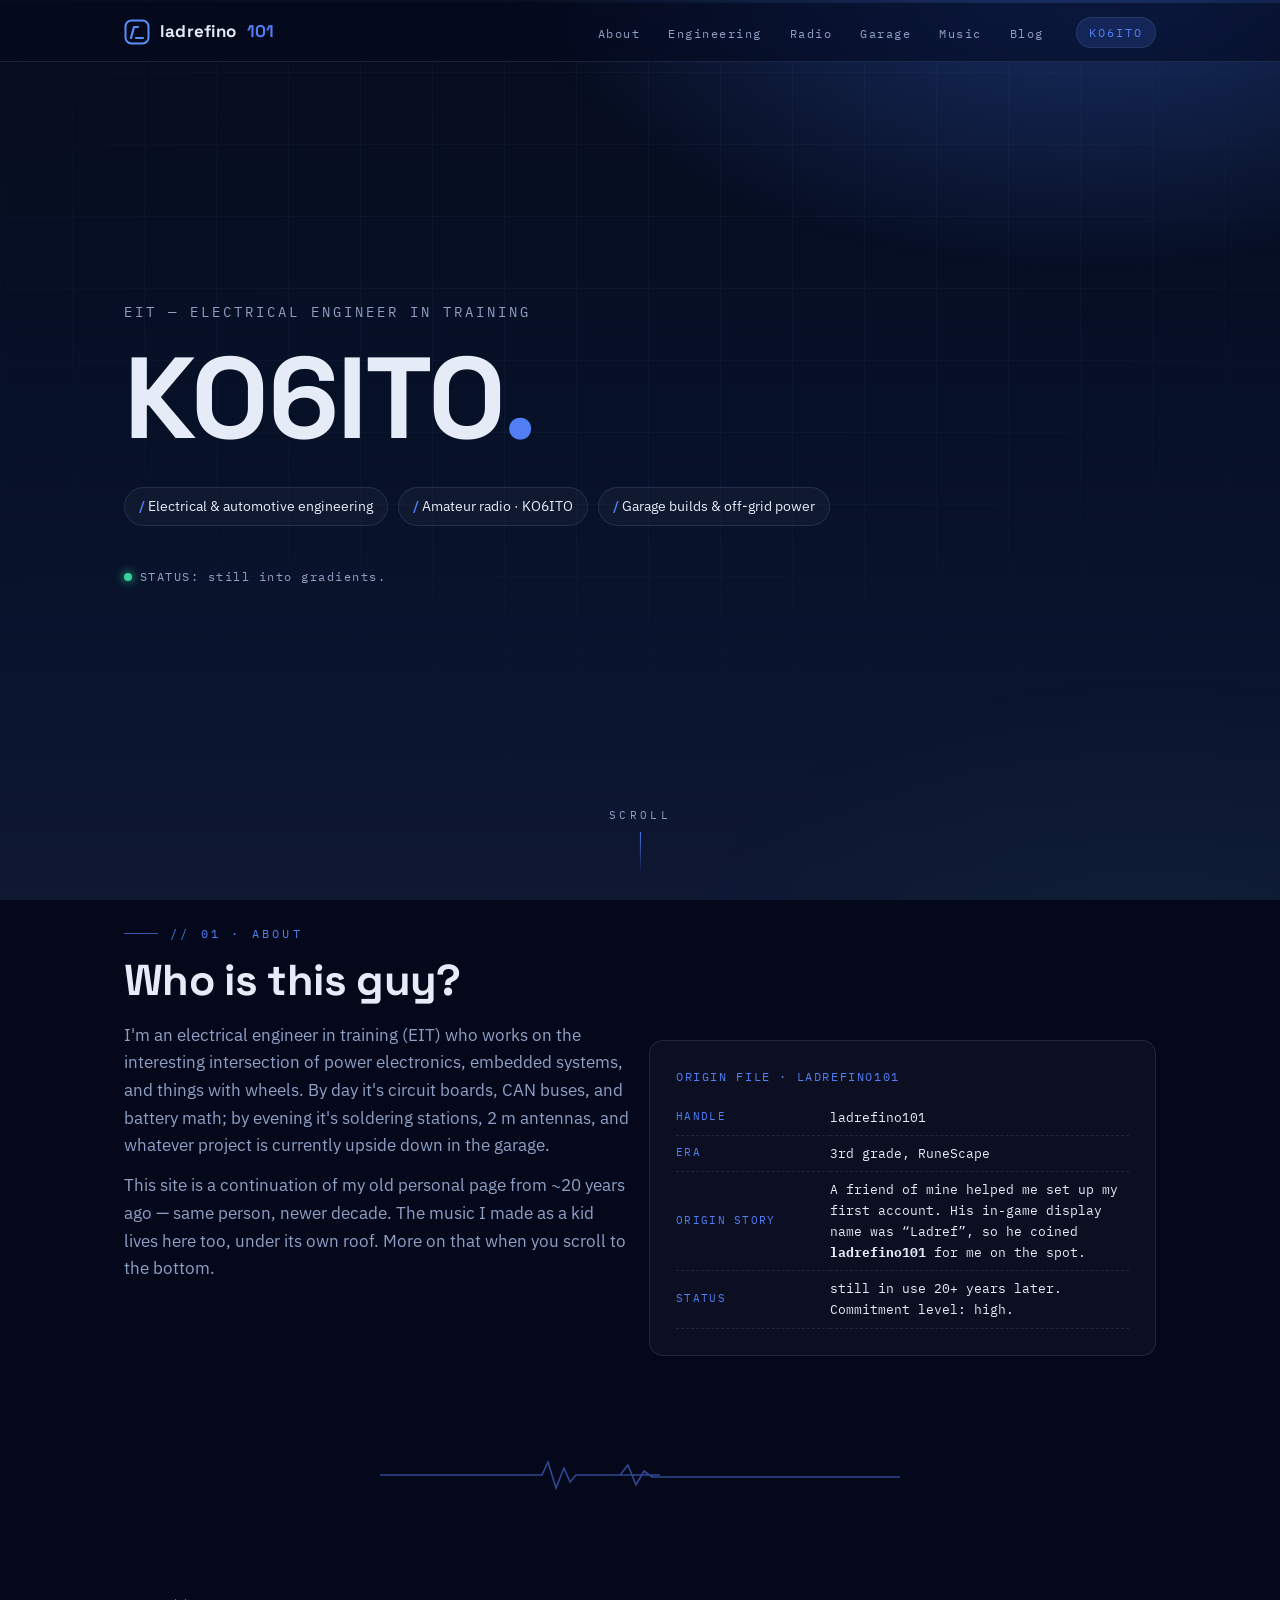
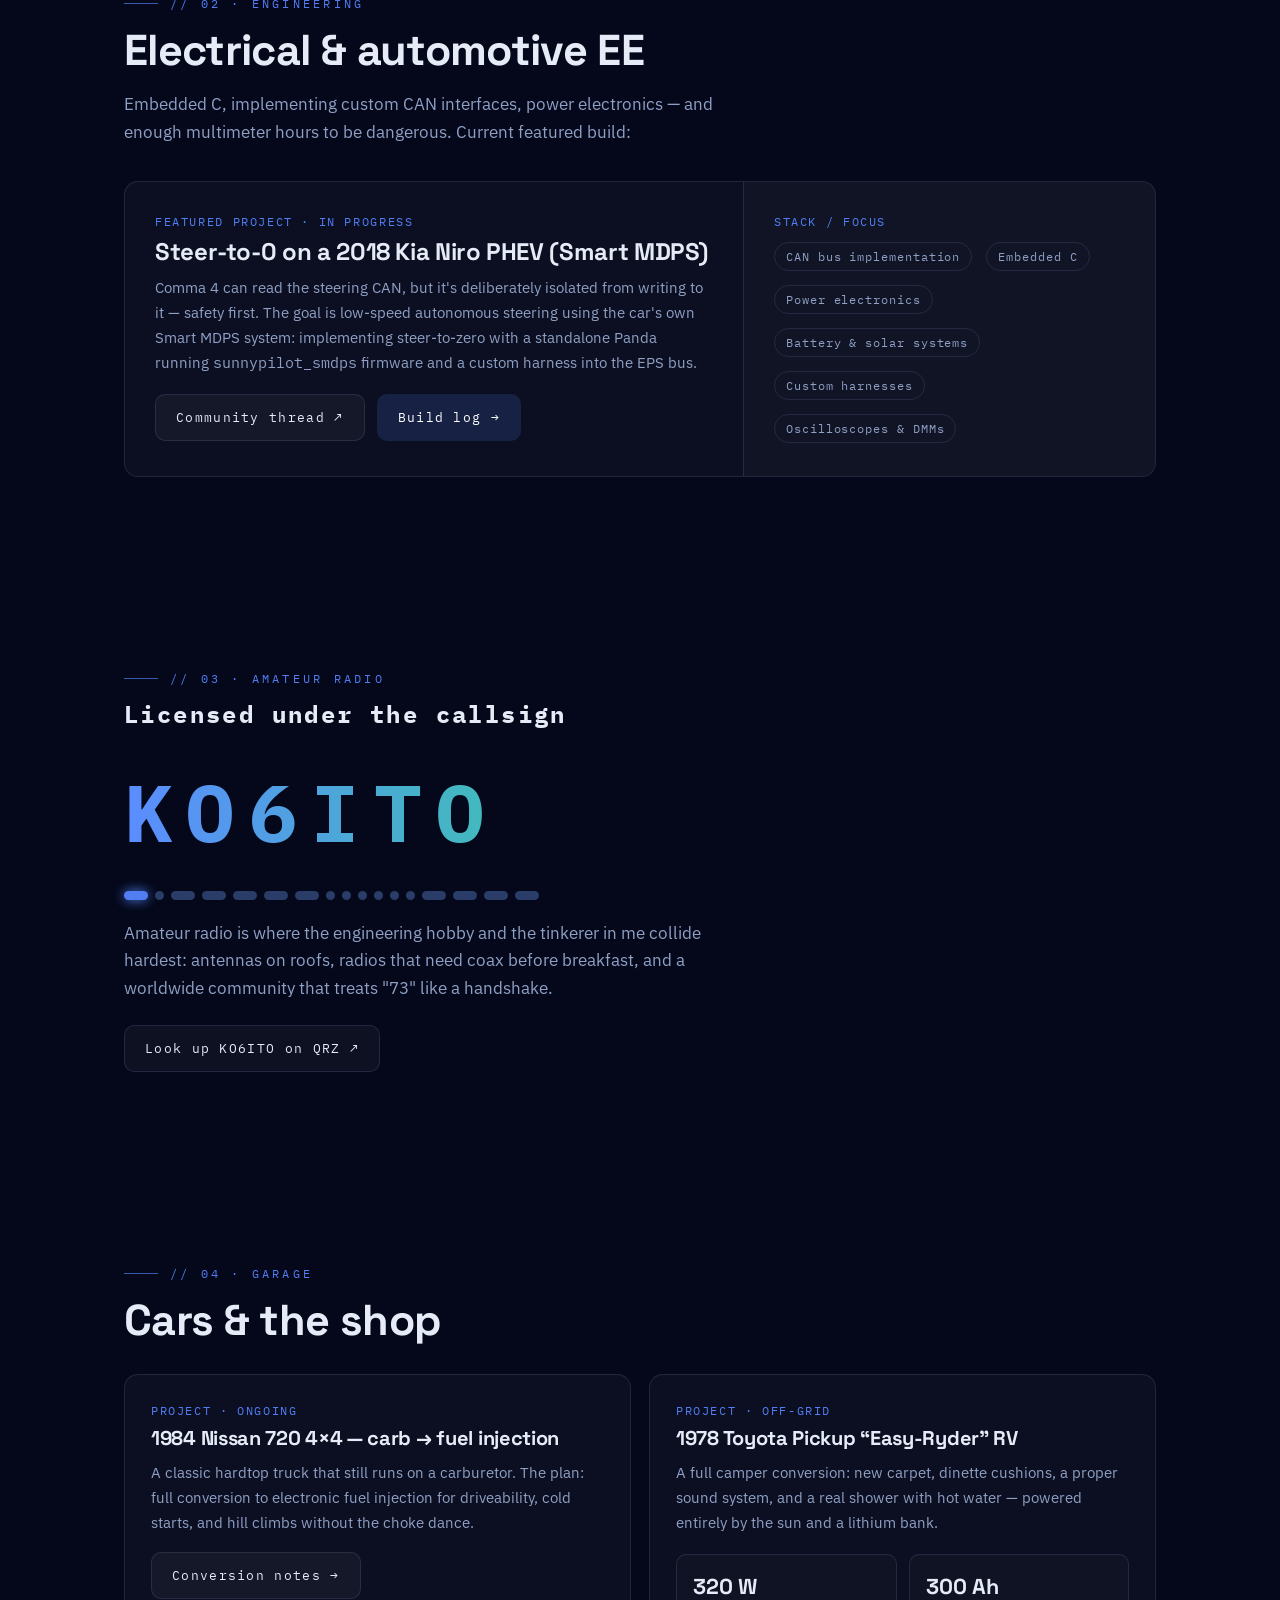
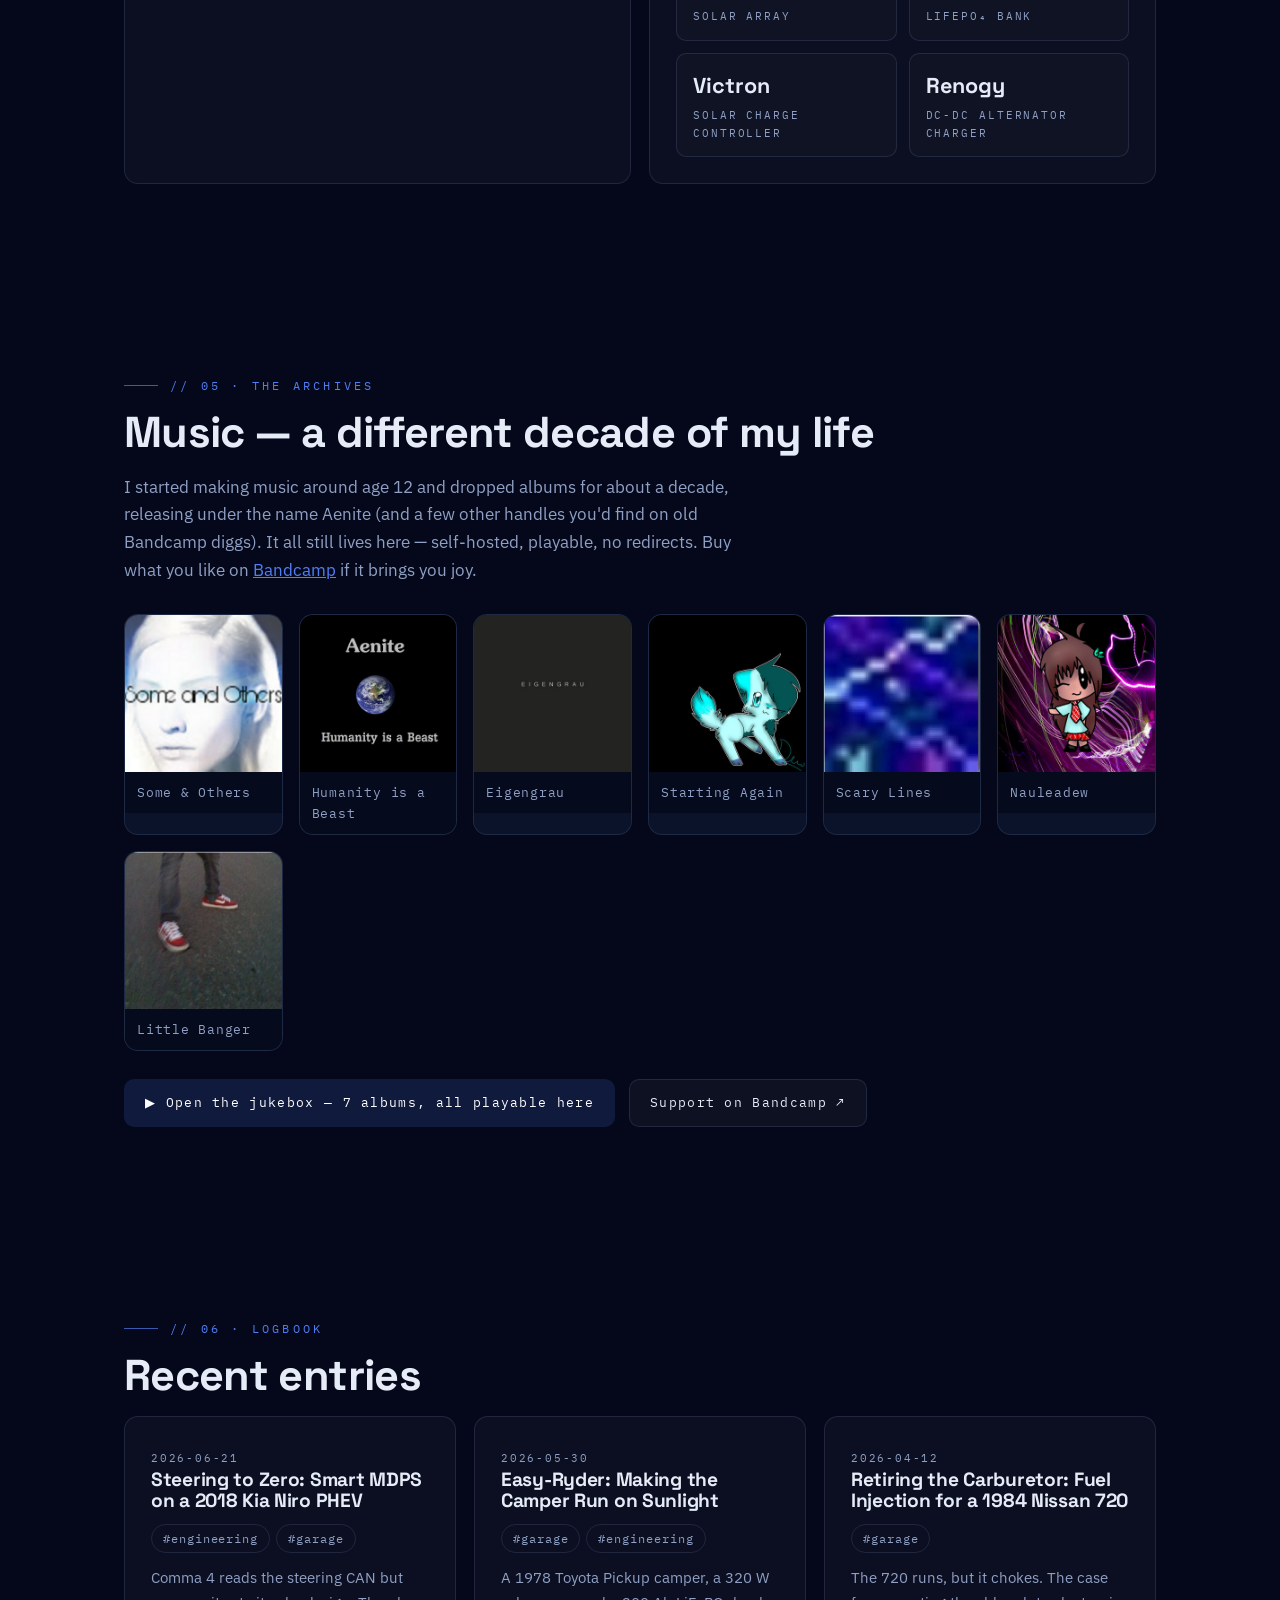
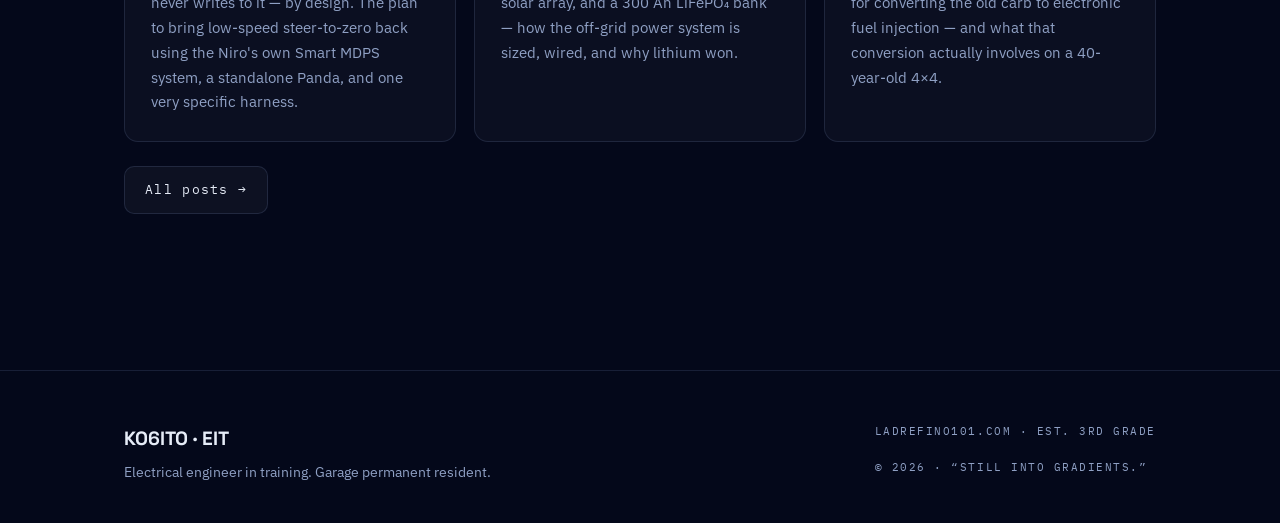
<file: index.html>
<!DOCTYPE html>
<html lang="en">
<head>
  <meta charset="UTF-8">
  <meta name="viewport" content="width=device-width, initial-scale=1.0">
  <title>Electrical Engineer · KO6ITO · Garage — ladrefino101</title>
  <meta name="description" content="KO6ITO, EIT — electrical engineer, amateur radio operator, and garage builder. Projects in automotive electronics, off-grid solar, and a music archive from another decade of my life.">
  <link rel="icon" type="image/svg+xml" href="favicon.svg">
  <link rel="preconnect" href="https://fonts.googleapis.com">
  <link rel="preconnect" href="https://fonts.gstatic.com" crossorigin>
  <link href="https://fonts.googleapis.com/css2?family=IBM+Plex+Mono:wght@400;500;600&family=IBM+Plex+Sans:wght@400;500;600&family=Space+Grotesk:wght@500;700&display=swap" rel="stylesheet">
  <link rel="stylesheet" href="css/style.css">
</head>
<body>

<div class="grid-layer" aria-hidden="true"></div>
<div class="progress" aria-hidden="true"></div>

<!-- ================= NAV ================= -->
<nav class="nav">
  <div class="wrap nav-inner">
    <a class="brand" href="index.html">
      <svg width="26" height="26" viewBox="0 0 26 26" fill="none" aria-hidden="true">
        <defs><linearGradient id="lg" x1="0" y1="0" x2="26" y2="26"><stop stop-color="#5b8cff"/><stop offset=".55" stop-color="#34d399"/><stop offset="1" stop-color="#ff8e3c"/></linearGradient></defs>
        <rect x="1.5" y="1.5" width="23" height="23" rx="6" stroke="url(#lg)" stroke-width="2"/>
        <path d="M7 19 L10 8 H14 M12 19 H19" stroke="url(#lg)" stroke-width="2.2" stroke-linecap="round" stroke-linejoin="round"/>
      </svg>
      ladrefino<span style="color:var(--acc)">101</span>
    </a>
    <ul class="nav-links" id="navLinks">
      <li><a href="#about">About</a></li>
      <li><a href="#engineering">Engineering</a></li>
      <li><a href="#radio">Radio</a></li>
      <li><a href="#garage">Garage</a></li>
      <li><a href="music.html">Music</a></li>
      <li><a href="blog/">Blog</a></li>
    </ul>
    <a class="callsign-chip" href="#radio" title="Amateur radio callsign">KO6ITO</a>
    <button class="nav-toggle" aria-label="Toggle menu" aria-expanded="false">≡</button>
  </div>
</nav>

<!-- ================= HERO ================= -->
<header class="hero wrap">
  <div>
    <p class="hero-formal">EIT — Electrical Engineer in Training</p>
    <h1 class="hero-name">KO6ITO<span style="color:var(--acc)">.</span></h1>
    <div class="hero-role" role="list">
      <span class="role-chip" role="listitem"><b>/</b> Electrical &amp; automotive engineering</span>
      <span class="role-chip" role="listitem"><b>/</b> Amateur radio · KO6ITO</span>
      <span class="role-chip" role="listitem"><b>/</b> Garage builds &amp; off-grid power</span>
    </div>
    <p class="status-line mono"><span class="dot"></span>STATUS: still into gradients.</p>
  </div>
  <div class="scroll-cue" aria-hidden="true">Scroll</div>
</header>

<!-- ================= ABOUT ================= -->
<section id="about">
  <div class="wrap">
    <p class="kicker">// 01 · about</p>
    <h2 class="sec-title">Who is this guy?</h2>
    <div class="grid-2" style="align-items:start">
      <div>
        <p class="lede">I'm an electrical engineer in training (EIT) who works on the interesting intersection of power electronics, embedded systems, and things with wheels. By day it's circuit boards, CAN buses, and battery math; by evening it's soldering stations, 2 m antennas, and whatever project is currently upside down in the garage.</p>
        <p class="lede">This site is a continuation of my old personal page from ~20 years ago — same person, newer decade. The music I made as a kid lives here too, under its own roof. More on that when you scroll to the bottom.</p>
      </div>
      <div class="card" style="margin-top:18px">
        <span class="meta">Origin file · ladrefino101</span>
        <table class="spec-table">
          <tr><td>handle</td><td>ladrefino101</td></tr>
          <tr><td>era</td><td>3rd grade, RuneScape</td></tr>
          <tr><td>origin story</td><td>A friend of mine helped me set up my first account. His in-game display name was “Ladref”, so he coined <b>ladrefino101</b> for me on the spot.</td></tr>
          <tr><td>status</td><td>still in use 20+ years later. Commitment level: high.</td></tr>
        </table>
      </div>
    </div>
  </div>
</section>

<div class="divider" aria-hidden="true">
  <svg viewBox="0 0 520 34" fill="none"><path d="M0 17 H150 L162 17 L168 4 L176 30 L184 10 L190 24 L196 17 H280 M240 17 l8 -10 l8 20 l8 -14 l8 6 H520" stroke="var(--acc)" stroke-width="1.6"/></svg>
</div>

<!-- ================= ENGINEERING ================= -->
<section id="engineering">
  <div class="wrap">
    <p class="kicker">// 02 · engineering</p>
    <h2 class="sec-title">Electrical &amp; automotive EE</h2>
    <p class="lede" style="margin-bottom:34px">Embedded C, implementing custom CAN interfaces, power electronics — and enough multimeter hours to be dangerous. Current featured build:</p>

    <div class="card" style="padding:0; overflow:hidden; display:grid; grid-template-columns: 1.2fr .8fr;">
      <div style="padding:30px">
        <span class="meta">Featured project · in progress</span>
        <h3 style="font-size:1.5rem">Steer-to-0 on a 2018 Kia Niro PHEV (Smart MDPS)</h3>
        <p>Comma 4 can read the steering CAN, but it's deliberately isolated from writing to it — safety first. The goal is low-speed autonomous steering using the car's own Smart MDPS system: implementing steer-to-zero with a standalone Panda running <span class="mono">sunnypilot_smdps</span> firmware and a custom harness into the EPS bus.</p>
        <div style="margin-top:18px; display:flex; gap:12px; flex-wrap:wrap">
          <a class="btn" href="https://community.sunnypilot.ai/t/implementing-smart-mdps-steer-to-0-on-2018-kia-niro-phev-with-comma-4-and-standalone-panda/6451" target="_blank" rel="noopener">Community thread ↗</a>
          <a class="btn btn-primary" href="blog/smdps-steer-to-zero-kia-niro.html">Build log →</a>
        </div>
      </div>
      <div style="background:rgba(255,255,255,.02); border-left:1px solid var(--line); padding:30px; display:flex; flex-direction:column; justify-content:center;">
        <span class="meta">Stack / focus</span>
        <div style="display:flex; flex-wrap:wrap; gap:8px;">
          <span class="chip" style="cursor:default">CAN bus implementation</span><span class="chip" style="cursor:default">Embedded C</span>
          <span class="chip" style="cursor:default">Power electronics</span><span class="chip" style="cursor:default">Battery &amp; solar systems</span>
          <span class="chip" style="cursor:default">Custom harnesses</span><span class="chip" style="cursor:default">Oscilloscopes &amp; DMMs</span>
        </div>
      </div>
    </div>
  </div>
</section>

<!-- ================= RADIO ================= -->
<section id="radio">
  <div class="wrap">
    <p class="kicker">// 03 · amateur radio</p>
    <h2 class="sec-title" style="font-size:1.5rem; font-family:var(--font-mono); letter-spacing:.1em;">Licensed under the callsign</h2>
    <div class="callsign-display">KO6ITO</div>
    <p class="morse" id="morseRow" aria-hidden="true"></p>
    <!-- EDIT ME: tell your radio story — license class/year, rig(s), bands you work, repeaters, projects. -->
    <p class="lede">Amateur radio is where the engineering hobby and the tinkerer in me collide hardest: antennas on roofs, radios that need coax before breakfast, and a worldwide community that treats "73" like a handshake.</p>
    <!-- EDIT ME: add your rig / antenna list or ham projects here as cards. -->
    <div style="margin-top:22px">
      <a class="btn" href="https://www.qrz.com/db/KO6ITO" target="_blank" rel="noopener">Look up KO6ITO on QRZ ↗</a>
    </div>
  </div>
</section>

<!-- ================= GARAGE ================= -->
<section id="garage">
  <div class="wrap">
    <p class="kicker">// 04 · garage</p>
    <h2 class="sec-title">Cars &amp; the shop</h2>
    <div class="grid-2" style="margin-top:30px">
      <div class="card">
        <span class="meta">Project · ongoing</span>
        <h3>1984 Nissan 720 4×4 — carb → fuel injection</h3>
        <p>A classic hardtop truck that still runs on a carburetor. The plan: full conversion to electronic fuel injection for driveability, cold starts, and hill climbs without the choke dance.</p>
        <div style="margin-top:16px"><a class="btn" href="blog/nissan720-carb-to-fi.html">Conversion notes →</a></div>
      </div>
      <div class="card">
        <span class="meta">Project · off-grid</span>
        <h3>1978 Toyota Pickup “Easy-Ryder” RV</h3>
        <p>A full camper conversion: new carpet, dinette cushions, a proper sound system, and a real shower with hot water — powered entirely by the sun and a lithium bank.</p>
        <div class="spec-grid">
          <div class="spec-cell"><div class="v">320 W</div><div class="k">Solar array</div></div>
          <div class="spec-cell"><div class="v">300 Ah</div><div class="k">LiFePO₄ bank</div></div>
          <div class="spec-cell"><div class="v">Victron</div><div class="k">Solar charge controller</div></div>
          <div class="spec-cell"><div class="v">Renogy</div><div class="k">DC-DC alternator charger</div></div>
        </div>
      </div>
    </div>
  </div>
</section>

<!-- ================= MUSIC ARCHIVE ================= -->
<section id="music">
  <div class="wrap">
    <p class="kicker">// 05 · the archives</p>
    <h2 class="sec-title">Music — a different decade of my life</h2>
    <p class="lede" style="margin-bottom:30px">I started making music around age 12 and dropped albums for about a decade, releasing under the name Aenite (and a few other handles you'd find on old Bandcamp diggs). It all still lives here — self-hosted, playable, no redirects. Buy what you like on <a href="https://aenite.bandcamp.com/" target="_blank" rel="noopener" style="color:var(--acc)">Bandcamp</a> if it brings you joy.</p>

    <!-- covers are downloaded locally; full tracklists + player live in music.html -->
    <div class="album-strip">
      <a class="album-tile" href="music.html#some-and-others"><img src="covers/some-and-others.jpg" alt="Some and Others cover" loading="lazy"><div class="cap">Some &amp; Others</div></a>
      <a class="album-tile" href="music.html#humanity-is-a-beast"><img src="covers/humanity-is-a-beast.jpg" alt="Humanity is a Beast cover" loading="lazy"><div class="cap">Humanity is a Beast</div></a>
      <a class="album-tile" href="music.html#eigengrau"><img src="covers/eigengrau.jpg" alt="Eigengrau cover" loading="lazy"><div class="cap">Eigengrau</div></a>
      <a class="album-tile" href="music.html#starting-again"><img src="covers/starting-again.jpg" alt="Starting Again cover" loading="lazy"><div class="cap">Starting Again</div></a>
      <a class="album-tile" href="music.html#scary-lines"><img src="covers/scary-lines.jpg" alt="Scary Lines cover" loading="lazy"><div class="cap">Scary Lines</div></a>
      <a class="album-tile" href="music.html#nauleadew"><img src="covers/nauleadew.jpg" alt="Nauleadew cover" loading="lazy"><div class="cap">Nauleadew</div></a>
      <a class="album-tile" href="music.html#little-banger"><img src="covers/little-banger.jpg" alt="Little Banger cover" loading="lazy"><div class="cap">Little Banger</div></a>
    </div>

    <div style="margin-top:28px; display:flex; gap:14px; flex-wrap:wrap;">
      <a class="btn btn-primary" href="music.html">▶ Open the jukebox — 7 albums, all playable here</a>
      <a class="btn" href="https://aenite.bandcamp.com/" target="_blank" rel="noopener">Support on Bandcamp ↗</a>
    </div>
  </div>
</section>

<!-- ================= BLOG TEASER ================= -->
<section id="blog-teaser">
  <div class="wrap">
    <p class="kicker">// 06 · logbook</p>
    <h2 class="sec-title">Recent entries</h2>
    <div class="grid-3" id="blogTeaser"><!-- filled by blog/data.js --></div>
    <div style="margin-top:24px"><a class="btn" href="blog/">All posts →</a></div>
  </div>
</section>

<!-- ================= FOOTER ================= -->
<footer>
  <div class="wrap foot-grid">
    <div>
      <div class="foot-name">KO6ITO · EIT</div>
      <div class="foot-sub">Electrical engineer in training. Garage permanent resident.</div>
      <!-- EDIT ME: add socials -->
    </div>
    <div class="fine">
      ladrefino101.com · est. 3rd grade<br><br>
      © <span data-year>2026</span> · “Still into gradients.”
    </div>
  </div>
</footer>

<script src="blog/data.js"></script>
<script src="js/main.js"></script>
<script>
/* blog teaser — latest 3 posts */
(function(){
  const el = document.getElementById('blogTeaser');
  if (!el || !window.BLOG_POSTS) return;
  const posts = [...window.BLOG_POSTS].sort((a,b)=> b.date.localeCompare(a.date)).slice(0,3);
  el.innerHTML = posts.map(p => `
    <a class="card post-card" href="${p.file}">
      <span class="post-date">${p.date}</span>
      <h3>${p.title}</h3>
      <div style="margin:10px 0">${p.tags.map(t=>`<span class="chip" style="cursor:default">#${t}</span>`).join('')}</div>
      <div class="post-excerpt">${p.excerpt}</div>
    </a>`).join('');
})();
</script>
</body>
</html>
</file>
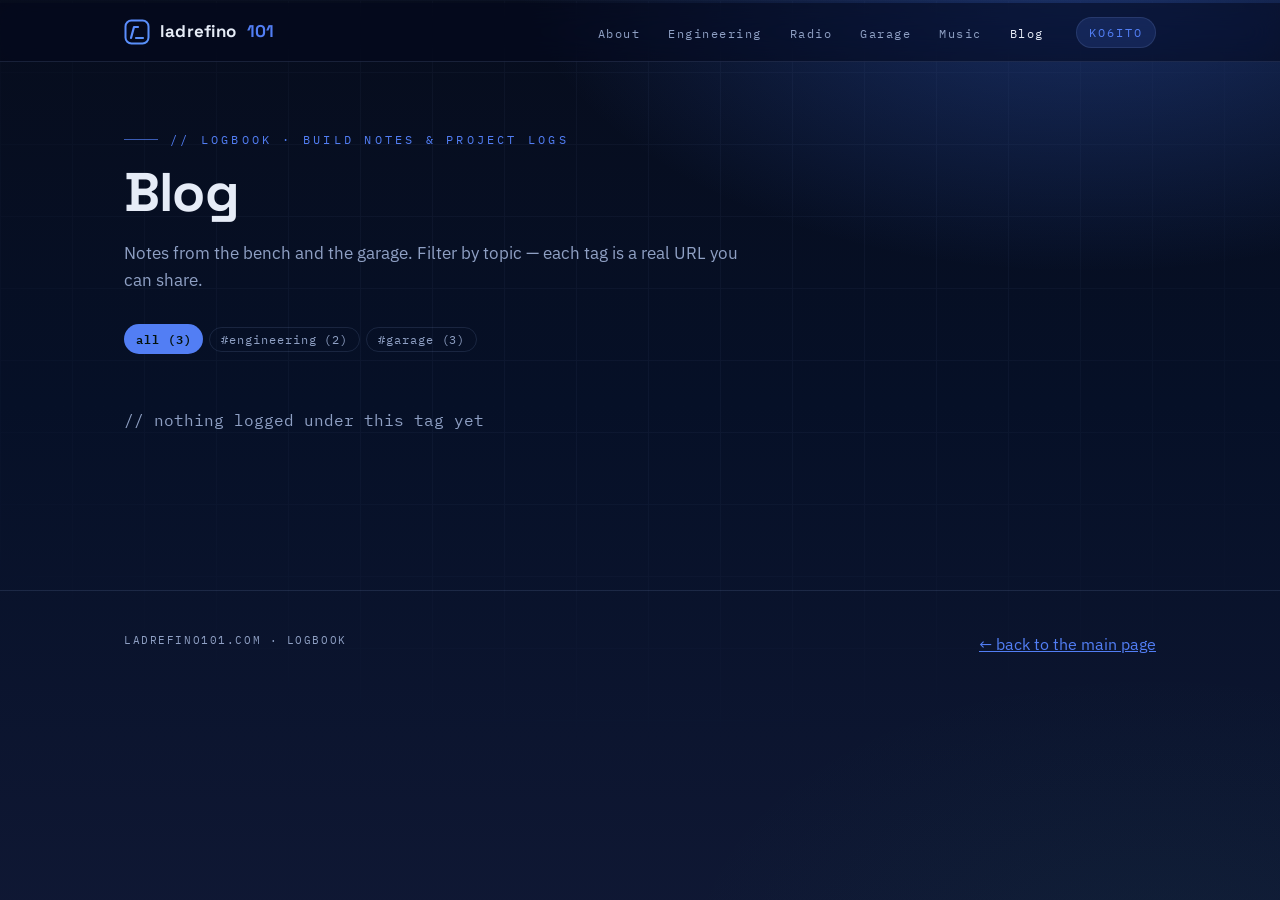
<file: blog/index.html>
<!DOCTYPE html>
<html lang="en">
<head>
  <meta charset="UTF-8">
  <meta name="viewport" content="width=device-width, initial-scale=1.0">
  <title>Logbook — ladrefino101</title>
  <meta name="description" content="Project logs and build notes from KO6ITO: engineering, amateur radio, garage builds, and the occasional music post. Filter by topic with hashtag-style tags.">
  <link rel="icon" type="image/svg+xml" href="../favicon.svg">
  <link rel="preconnect" href="https://fonts.googleapis.com">
  <link rel="preconnect" href="https://fonts.gstatic.com" crossorigin>
  <link href="https://fonts.googleapis.com/css2?family=IBM+Plex+Mono:wght@400;500;600&family=IBM+Plex+Sans:wght@400;500;600&family=Space+Grotesk:wght@500;700&display=swap" rel="stylesheet">
  <link rel="stylesheet" href="../css/style.css">
</head>
<body>

<div class="grid-layer" aria-hidden="true"></div>
<div class="progress" aria-hidden="true"></div>

<nav class="nav">
  <div class="wrap nav-inner">
    <a class="brand" href="../index.html">
      <svg width="26" height="26" viewBox="0 0 26 26" fill="none" aria-hidden="true"><defs><linearGradient id="lg" x1="0" y1="0" x2="26" y2="26"><stop stop-color="#5b8cff"/><stop offset=".55" stop-color="#34d399"/><stop offset="1" stop-color="#ff8e3c"/></linearGradient></defs><rect x="1.5" y="1.5" width="23" height="23" rx="6" stroke="url(#lg)" stroke-width="2"/><path d="M7 19 L10 8 H14 M12 19 H19" stroke="url(#lg)" stroke-width="2.2" stroke-linecap="round" stroke-linejoin="round"/></svg>
      ladrefino<span style="color:var(--acc)">101</span>
    </a>
    <ul class="nav-links" id="navLinks">
      <li><a href="../index.html#about">About</a></li>
      <li><a href="../index.html#engineering">Engineering</a></li>
      <li><a href="../index.html#radio">Radio</a></li>
      <li><a href="../index.html#garage">Garage</a></li>
      <li><a href="../music.html">Music</a></li>
      <li><a href="index.html" style="color:var(--text)">Blog</a></li>
    </ul>
    <a class="callsign-chip" href="../index.html#radio">KO6ITO</a>
    <button class="nav-toggle" aria-label="Toggle menu" aria-expanded="false">≡</button>
  </div>
</nav>

<section style="padding-top:130px; padding-bottom:80px;">
  <div class="wrap">
    <p class="kicker">// logbook · build notes &amp; project logs</p>
    <h2 class="sec-title" style="font-size:clamp(2.2rem,6vw,3.4rem)">Blog</h2>
    <p class="lede">Notes from the bench and the garage. Filter by topic — each tag is a real URL you can share.</p>

    <!-- hashtag filter (populated + driven by JS) -->
    <div id="tagFilter" style="margin:26px 0 30px;"></div>

    <div class="blog-list" id="postList"></div>
    <p id="noResults" class="mono" style="color:var(--muted); display:none; margin-top:20px;">// nothing logged under this tag yet</p>
  </div>
</section>

<footer style="border-top:1px solid var(--line); padding:40px 0;">
  <div class="wrap" style="display:flex; justify-content:space-between; flex-wrap:wrap; gap:16px;">
    <span class="mono" style="font-size:.7rem; letter-spacing:.14em; color:var(--muted); text-transform:uppercase;">ladrefino101.com · logbook</span>
    <a href="../index.html" style="color:var(--acc)">← back to the main page</a>
  </div>
</footer>

<script src="data.js"></script>
<script src="../js/main.js"></script>
<script>
(function(){
  const posts = window.BLOG_POSTS || [];
  const listEl   = document.getElementById('postList');
  const filterEl = document.getElementById('tagFilter');
  const emptyEl  = document.getElementById('noResults');

  const allTags = [...new Set(posts.flatMap(p => p.tags))].sort();

  /* render tag chips with counts */
  let html = `<button class="chip" data-tag="">all (${posts.length})</button>`;
  for (const t of allTags) {
    const n = posts.filter(p => p.tags.includes(t)).length;
    html += `<button class="chip" data-tag="${t}">#${t} (${n})</button>`;
  }
  filterEl.innerHTML = html;

  function currentTag() { return (location.hash || '').replace('#','').toLowerCase(); }

  function render() {
    const tag = currentTag();
    const valid = !tag || allTags.includes(tag);
    const shown = posts
      .filter(p => !valid ? true : p.tags.includes(tag))
      .sort((a,b) => b.date.localeCompare(a.date));

    listEl.innerHTML = shown.map(p => `
      <a class="card post-card" href="${p.file}">
        <span class="post-date">${new Date(p.date + 'T00:00:00Z').toLocaleDateString('en-US', {year:'numeric', month:'short', day:'numeric'})}</span>
        <h3>${p.title}</h3>
        <div style="margin:10px 0">${p.tags.map(t => `<a class="chip" href="#${t}" onclick="event.stopPropagation()">#${t}</a>`).join('')}</div>
        <div class="post-excerpt">${p.excerpt}</div>
      </a>`).join('');
    emptyEl.style.display = shown.length ? 'none' : 'block';

    filterEl.querySelectorAll('.chip').forEach(c => {
      c.classList.toggle('active', (c.dataset.tag || '') === tag);
    });
  }

  filterEl.addEventListener('click', e => {
    const btn = e.target.closest('.chip'); if (!btn) return;
    history.replaceState(null, '', btn.dataset.tag ? '#' + btn.dataset.tag : location.pathname);
    render();
  });
  window.addEventListener('hashchange', render);
  render();
})();
</script>
</body>
</html>
</file>
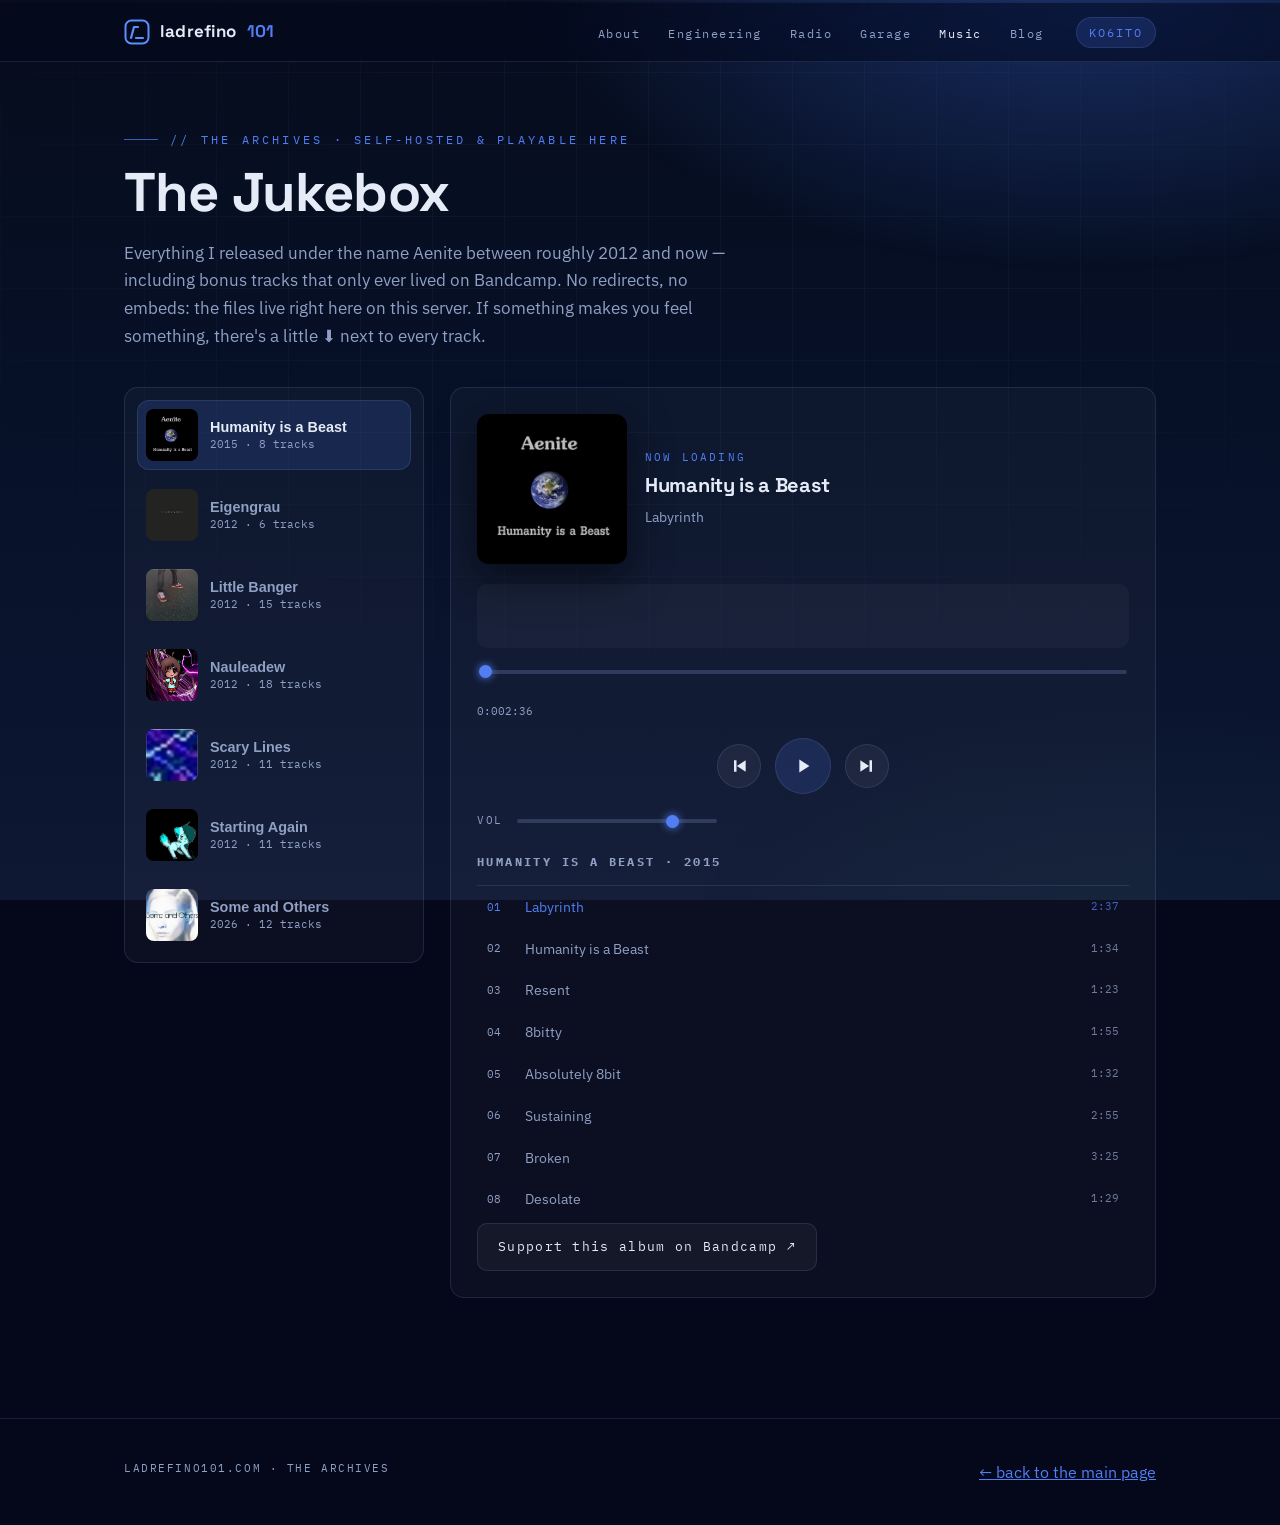
<file: music.html>
<!DOCTYPE html>
<html lang="en">
<head>
  <meta charset="UTF-8">
  <meta name="viewport" content="width=device-width, initial-scale=1.0">
  <title>The Jukebox — KO6ITO</title>
  <meta name="description" content="The complete Aenite discography from the first decade of my music life — self-hosted and playable here. Seven albums, all tracks, bonus cuts included.">
  <link rel="icon" type="image/svg+xml" href="favicon.svg">
  <link rel="preconnect" href="https://fonts.googleapis.com">
  <link rel="preconnect" href="https://fonts.gstatic.com" crossorigin>
  <link href="https://fonts.googleapis.com/css2?family=IBM+Plex+Mono:wght@400;500;600&family=IBM+Plex+Sans:wght@400;500;600&family=Space+Grotesk:wght@500;700&display=swap" rel="stylesheet">
  <link rel="stylesheet" href="css/style.css">
</head>
<body>

<div class="grid-layer" aria-hidden="true"></div>
<div class="progress" aria-hidden="true"></div>

<nav class="nav">
  <div class="wrap nav-inner">
    <a class="brand" href="index.html">
      <svg width="26" height="26" viewBox="0 0 26 26" fill="none" aria-hidden="true"><defs><linearGradient id="lg" x1="0" y1="0" x2="26" y2="26"><stop stop-color="#5b8cff"/><stop offset=".55" stop-color="#34d399"/><stop offset="1" stop-color="#ff8e3c"/></linearGradient></defs><rect x="1.5" y="1.5" width="23" height="23" rx="6" stroke="url(#lg)" stroke-width="2"/><path d="M7 19 L10 8 H14 M12 19 H19" stroke="url(#lg)" stroke-width="2.2" stroke-linecap="round" stroke-linejoin="round"/></svg>
      ladrefino<span style="color:var(--acc)">101</span>
    </a>
    <ul class="nav-links" id="navLinks">
      <li><a href="index.html#about">About</a></li>
      <li><a href="index.html#engineering">Engineering</a></li>
      <li><a href="index.html#radio">Radio</a></li>
      <li><a href="index.html#garage">Garage</a></li>
      <li><a href="music.html" style="color:var(--text)">Music</a></li>
      <li><a href="blog/">Blog</a></li>
    </ul>
    <a class="callsign-chip" href="index.html#radio">KO6ITO</a>
    <button class="nav-toggle" aria-label="Toggle menu" aria-expanded="false">≡</button>
  </div>
</nav>

<div id="top"></div>

<section style="padding-top:130px; padding-bottom:40px;">
  <div class="wrap">
    <p class="kicker">// the archives · self-hosted &amp; playable here</p>
    <h2 class="sec-title" style="font-size:clamp(2.2rem,6vw,3.4rem)">The Jukebox</h2>
    <p class="lede">Everything I released under the name Aenite between roughly 2012 and now — including bonus tracks that only ever lived on Bandcamp. No redirects, no embeds: the files live right here on this server. If something makes you feel something, there's a little ⬇ next to every track.</p>
    <!-- EDIT ME: add a line about your current music activity (or inactivity) -->

    <div class="juke-layout" style="margin-top:36px">

      <!-- album rail -->
      <aside class="album-rail card" id="albumRail" style="padding:12px"></aside>

      <!-- player panel -->
      <main class="player-panel card">
        <div class="now-playing">
          <img class="np-art" id="npArt" src="" alt="Album art">
          <div>
            <span class="meta mono" style="color:var(--acc); font-size:.68rem; letter-spacing:.2em; text-transform:uppercase;">Now loading</span>
            <h3 class="np-title" id="npTitle" style="font-family:var(--font-display)">—</h3>
            <div class="np-sub" id="npSub">—</div>
          </div>
        </div>

        <canvas class="viz-canvas" id="viz" aria-hidden="true"></canvas>

        <div style="display:flex; align-items:center; gap:18px; margin-top:20px; flex-wrap:wrap;">
          <input type="range" id="seekbar" min="0" max="0" value="0" step="0.5" aria-label="Seek">
          <div class="time-row" style="flex:none;"><span id="tCur">0:00</span><span id="tTot">0:00</span></div>
        </div>

        <div class="transport" style="justify-content:center; margin-top:18px;">
          <button class="tbtn" id="btnPrev" title="Previous track" aria-label="Previous">
            <svg width="20" height="20" viewBox="0 0 24 24" fill="currentColor"><path d="M6 5h3v14H6zM20 5L9.5 12 20 19z"/></svg>
          </button>
          <button class="tbtn main" id="btnPlay" title="Play / pause" aria-label="Play or pause"></button>
          <button class="tbtn" id="btnNext" title="Next track" aria-label="Next">
            <svg width="20" height="20" viewBox="0 0 24 24" fill="currentColor"><path d="M15 5h3v14h-3zM4 5l10.5 7L4 19z"/></svg>
          </button>
        </div>

        <div style="display:flex; align-items:center; gap:12px; margin-top:18px;">
          <span class="mono" style="font-size:.68rem; color:var(--muted); letter-spacing:.14em">VOL</span>
          <input type="range" id="volume" min="0" max="100" value="80" aria-label="Volume" style="max-width:200px;">
        </div>

        <h3 class="mono" id="listHead" style="font-size:.75rem; letter-spacing:.2em; text-transform:uppercase; color:var(--muted); margin-top:26px;"></h3>
        <ul class="tracklist" id="tracklist"></ul>

        <div style="margin-top:18px;">
          <a class="btn" id="bcSupport" href="#" target="_blank" rel="noopener">Support this album on Bandcamp ↗</a>
        </div>
      </main>

    </div>
  </div>
</section>

<footer style="margin-top:80px; border-top:1px solid var(--line); padding:40px 0;">
  <div class="wrap" style="display:flex; justify-content:space-between; flex-wrap:wrap; gap:16px;">
    <span class="fine mono" style="font-size:.7rem; letter-spacing:.14em; color:var(--muted); text-transform:uppercase;">ladrefino101.com · the archives</span>
    <a href="index.html" style="color:var(--acc)">← back to the main page</a>
  </div>
</footer>

<script src="js/music-data.js"></script>
<script src="js/main.js"></script>
<script src="js/music-player.js"></script>
</body>
</html>
</file>
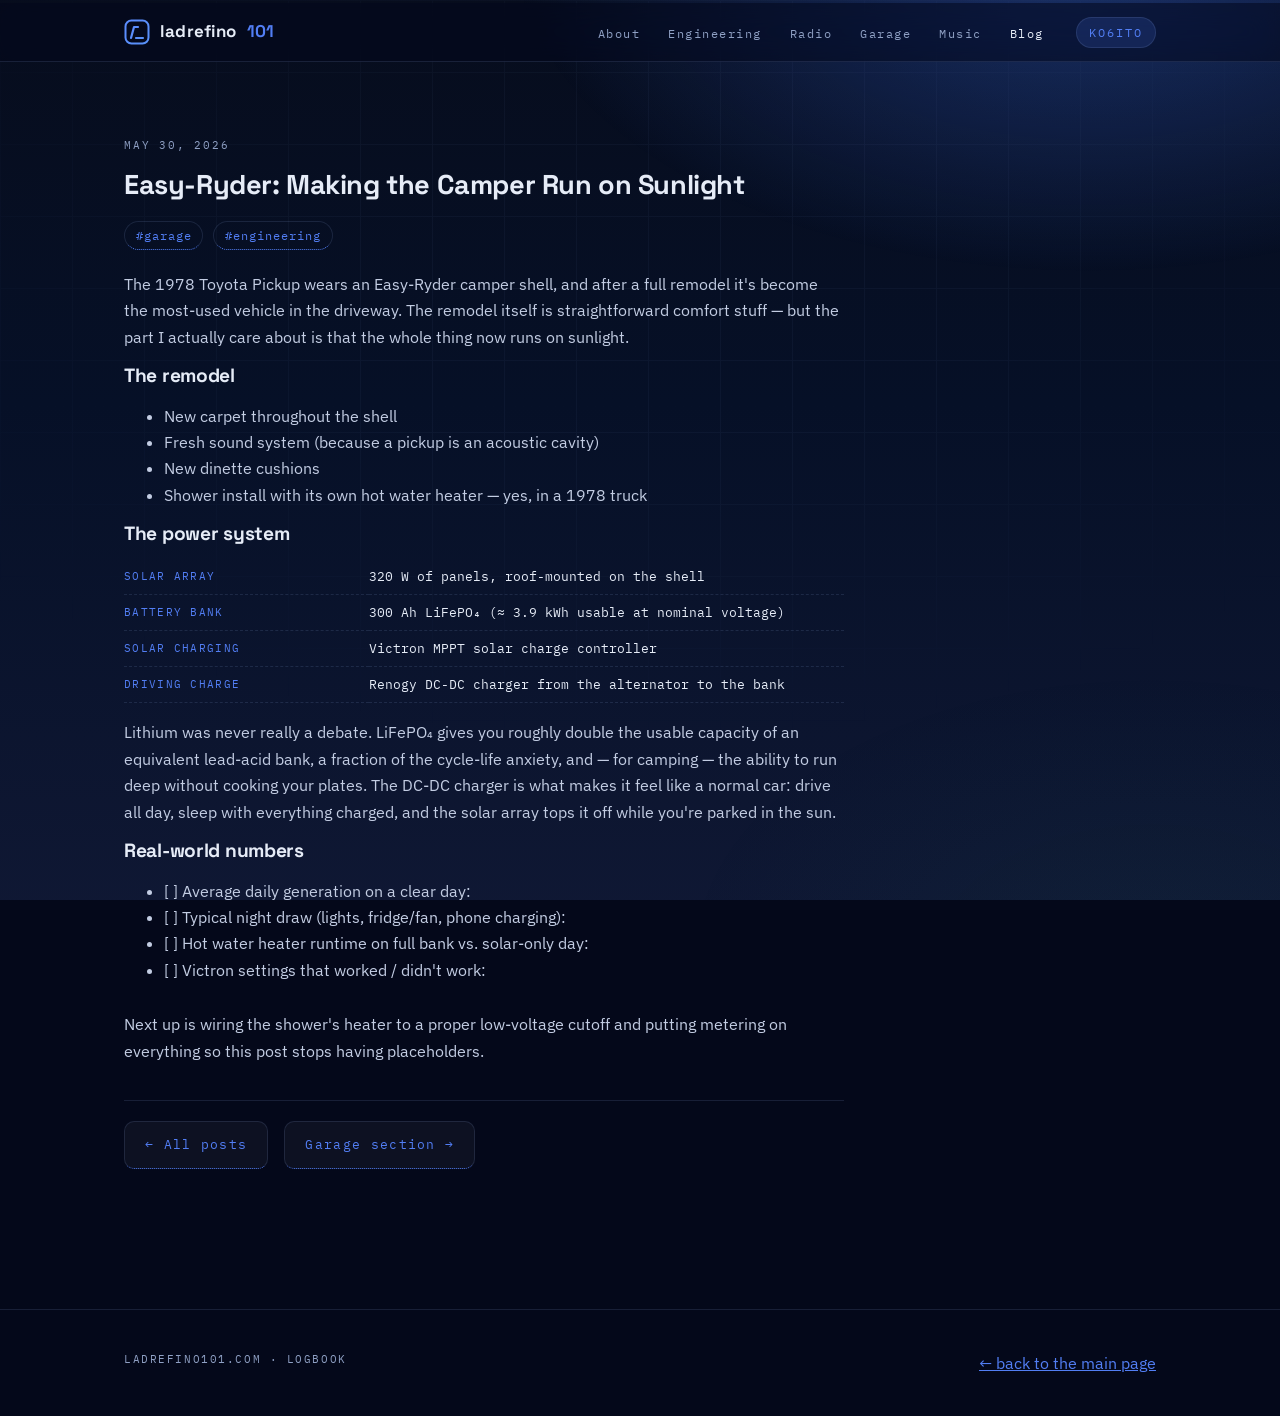
<file: blog/easyryder-offgrid-solar.html>
<!DOCTYPE html>
<html lang="en">
<head>
  <meta charset="UTF-8">
  <meta name="viewport" content="width=device-width, initial-scale=1.0">
  <title>Easy-Ryder: Making the Camper Run on Sunlight — ladrefino101</title>
  <meta name="description" content="Off-grid power for a 1978 Toyota Pickup Easy-Ryder camper: 320 W solar array, 300 Ah LiFePO4 bank, Victron charge controller, and a Renogy DC-DC charger.">
  <link rel="icon" type="image/svg+xml" href="../favicon.svg">
  <link rel="preconnect" href="https://fonts.googleapis.com">
  <link rel="preconnect" href="https://fonts.gstatic.com" crossorigin>
  <link href="https://fonts.googleapis.com/css2?family=IBM+Plex+Mono:wght@400;500;600&family=IBM+Plex+Sans:wght@400;500;600&family=Space+Grotesk:wght@500;700&display=swap" rel="stylesheet">
  <link rel="stylesheet" href="../css/style.css">
</head>
<body>

<div class="grid-layer" aria-hidden="true"></div>
<div class="progress" aria-hidden="true"></div>

<nav class="nav">
  <div class="wrap nav-inner">
    <a class="brand" href="../index.html">
      <svg width="26" height="26" viewBox="0 0 26 26" fill="none" aria-hidden="true"><defs><linearGradient id="lg" x1="0" y1="0" x2="26" y2="26"><stop stop-color="#5b8cff"/><stop offset=".55" stop-color="#34d399"/><stop offset="1" stop-color="#ff8e3c"/></linearGradient></defs><rect x="1.5" y="1.5" width="23" height="23" rx="6" stroke="url(#lg)" stroke-width="2"/><path d="M7 19 L10 8 H14 M12 19 H19" stroke="url(#lg)" stroke-width="2.2" stroke-linecap="round" stroke-linejoin="round"/></svg>
      ladrefino<span style="color:var(--acc)">101</span>
    </a>
    <ul class="nav-links" id="navLinks">
      <li><a href="../index.html#about">About</a></li>
      <li><a href="../index.html#engineering">Engineering</a></li>
      <li><a href="../index.html#radio">Radio</a></li>
      <li><a href="../index.html#garage">Garage</a></li>
      <li><a href="../music.html">Music</a></li>
      <li><a href="index.html" style="color:var(--text)">Blog</a></li>
    </ul>
    <a class="callsign-chip" href="../index.html#radio">KO6ITO</a>
    <button class="nav-toggle" aria-label="Toggle menu" aria-expanded="false">≡</button>
  </div>
</nav>

<section style="padding-top:130px; padding-bottom:80px;">
  <div class="wrap">
    <article class="prose">
      <span class="post-date">May 30, 2026</span>
      <h2 style="margin-top:14px;">Easy-Ryder: Making the Camper Run on Sunlight</h2>
      <div class="post-tags">
        <a class="chip" href="index.html#garage">#garage</a>
        <a class="chip" href="index.html#engineering">#engineering</a>
      </div>

      <p>The 1978 Toyota Pickup wears an Easy-Ryder camper shell, and after a full remodel it's become the most-used vehicle in the driveway. The remodel itself is straightforward comfort stuff — but the part I actually care about is that the whole thing now runs on sunlight.</p>

      <h3 style="font-size:1.2rem;">The remodel</h3>
      <ul>
        <!-- EDIT ME: add photos + any other interior work you've done -->
        <li>New carpet throughout the shell</li>
        <li>Fresh sound system (because a pickup is an acoustic cavity)</li>
        <li>New dinette cushions</li>
        <li>Shower install with its own hot water heater — yes, in a 1978 truck</li>
      </ul>

      <h3 style="font-size:1.2rem;">The power system</h3>
      <!-- EDIT ME: add real-world numbers here once you've driven it a while -->
      <table class="spec-table">
        <tr><td>Solar array</td><td>320 W of panels, roof-mounted on the shell</td></tr>
        <tr><td>Battery bank</td><td>300 Ah LiFePO₄ (≈ 3.9 kWh usable at nominal voltage)</td></tr>
        <tr><td>Solar charging</td><td>Victron MPPT solar charge controller</td></tr>
        <tr><td>Driving charge</td><td>Renogy DC-DC charger from the alternator to the bank</td></tr>
      </table>

      <p>Lithium was never really a debate. LiFePO₄ gives you roughly double the usable capacity of an equivalent lead-acid bank, a fraction of the cycle-life anxiety, and — for camping — the ability to run deep without cooking your plates. The DC-DC charger is what makes it feel like a normal car: drive all day, sleep with everything charged, and the solar array tops it off while you're parked in the sun.</p>

      <!-- EDIT ME: this section is where the interesting engineering lives — fill it in -->
      <h3 style="font-size:1.2rem;">Real-world numbers</h3>
      <ul>
        <li>[ ] Average daily generation on a clear day:</li>
        <li>[ ] Typical night draw (lights, fridge/fan, phone charging):</li>
        <li>[ ] Hot water heater runtime on full bank vs. solar-only day:</li>
        <li>[ ] Victron settings that worked / didn't work:</li>
      </ul>

      <p style="margin-top:28px;">Next up is wiring the shower's heater to a proper low-voltage cutoff and putting metering on everything so this post stops having placeholders.</p>

      <div style="margin-top:36px; padding-top:20px; border-top:1px solid var(--line); display:flex; gap:16px; flex-wrap:wrap;">
        <a class="btn" href="index.html">← All posts</a>
        <a class="btn" href="../#garage">Garage section →</a>
      </div>
    </article>
  </div>
</section>

<footer style="border-top:1px solid var(--line); padding:40px 0;">
  <div class="wrap" style="display:flex; justify-content:space-between; flex-wrap:wrap; gap:16px;">
    <span class="mono" style="font-size:.7rem; letter-spacing:.14em; color:var(--muted); text-transform:uppercase;">ladrefino101.com · logbook</span>
    <a href="../index.html" style="color:var(--acc)">← back to the main page</a>
  </div>
</footer>

<script src="../js/main.js"></script>
</body>
</html>
</file>
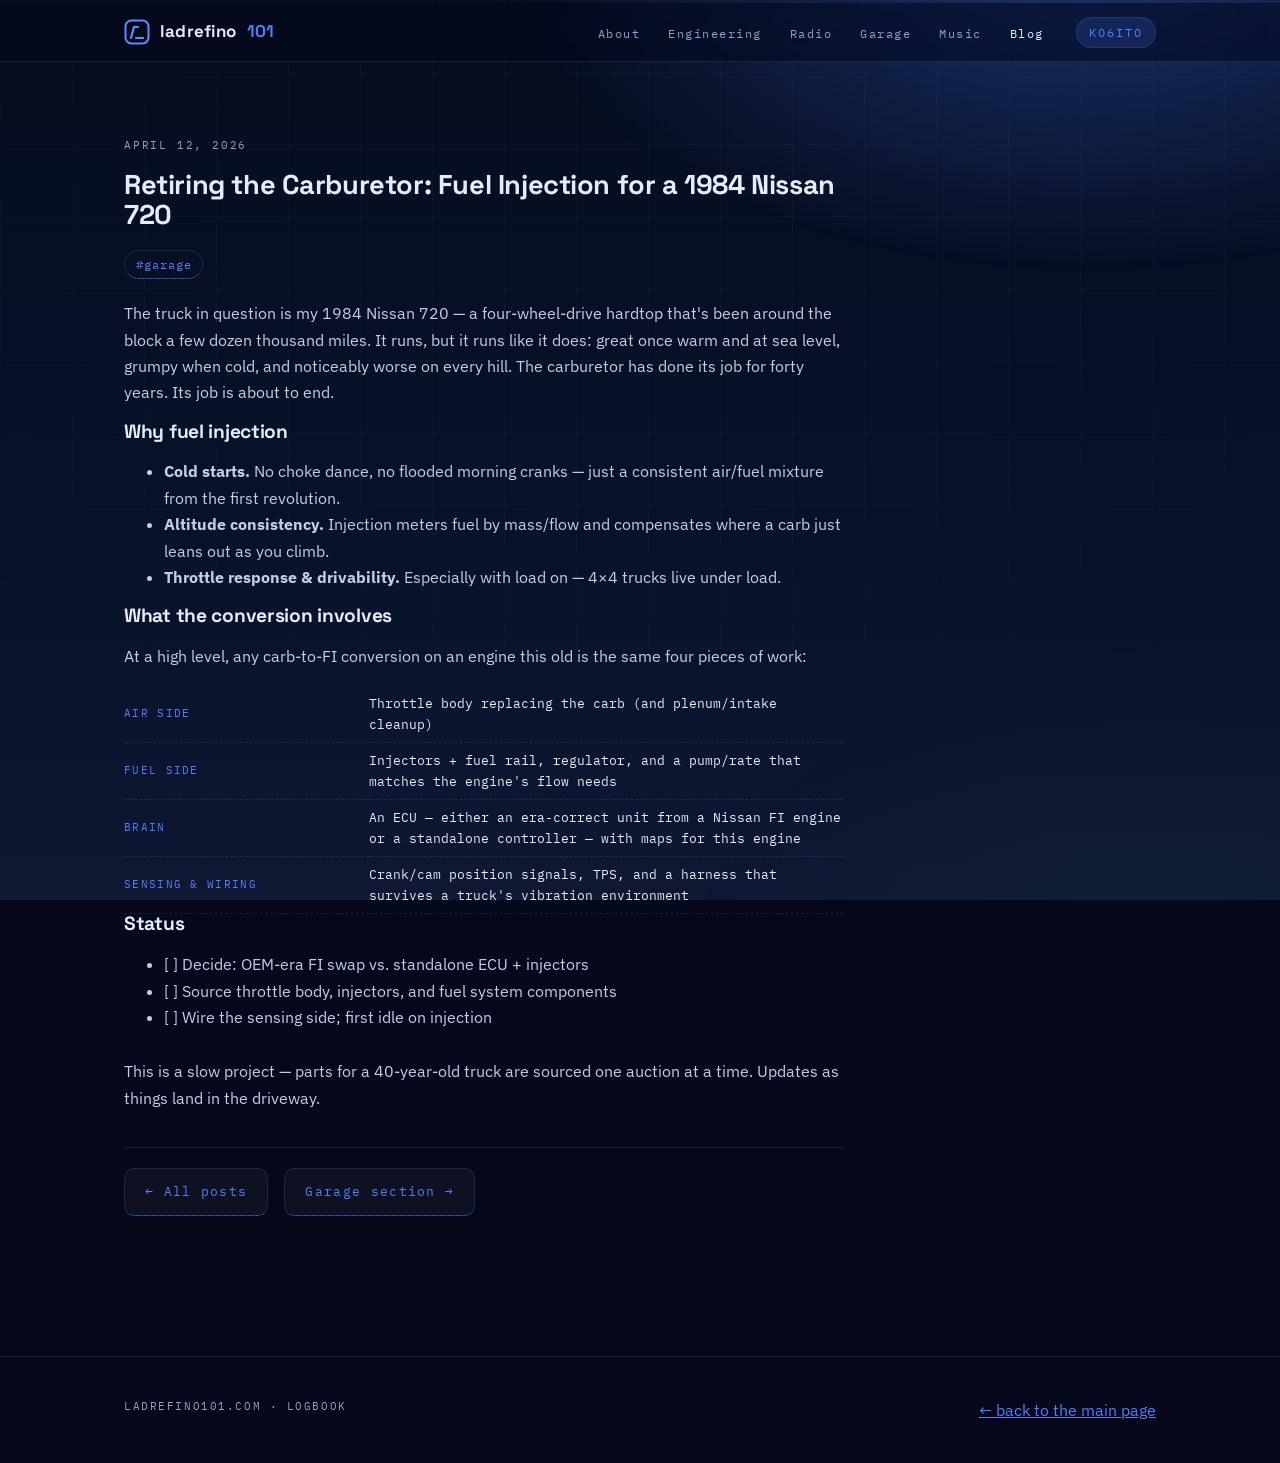
<file: blog/nissan720-carb-to-fi.html>
<!DOCTYPE html>
<html lang="en">
<head>
  <meta charset="UTF-8">
  <meta name="viewport" content="width=device-width, initial-scale=1.0">
  <title>Retiring the Carburetor: Fuel Injection for a 1984 Nissan 720 — ladrefino101</title>
  <meta name="description" content="Why I'm converting my carbureted 1984 Nissan 720 4x4 to electronic fuel injection, and what that conversion actually involves on a 40-year-old truck.">
  <link rel="icon" type="image/svg+xml" href="../favicon.svg">
  <link rel="preconnect" href="https://fonts.googleapis.com">
  <link rel="preconnect" href="https://fonts.gstatic.com" crossorigin>
  <link href="https://fonts.googleapis.com/css2?family=IBM+Plex+Mono:wght@400;500;600&family=IBM+Plex+Sans:wght@400;500;600&family=Space+Grotesk:wght@500;700&display=swap" rel="stylesheet">
  <link rel="stylesheet" href="../css/style.css">
</head>
<body>

<div class="grid-layer" aria-hidden="true"></div>
<div class="progress" aria-hidden="true"></div>

<nav class="nav">
  <div class="wrap nav-inner">
    <a class="brand" href="../index.html">
      <svg width="26" height="26" viewBox="0 0 26 26" fill="none" aria-hidden="true"><defs><linearGradient id="lg" x1="0" y1="0" x2="26" y2="26"><stop stop-color="#5b8cff"/><stop offset=".55" stop-color="#34d399"/><stop offset="1" stop-color="#ff8e3c"/></linearGradient></defs><rect x="1.5" y="1.5" width="23" height="23" rx="6" stroke="url(#lg)" stroke-width="2"/><path d="M7 19 L10 8 H14 M12 19 H19" stroke="url(#lg)" stroke-width="2.2" stroke-linecap="round" stroke-linejoin="round"/></svg>
      ladrefino<span style="color:var(--acc)">101</span>
    </a>
    <ul class="nav-links" id="navLinks">
      <li><a href="../index.html#about">About</a></li>
      <li><a href="../index.html#engineering">Engineering</a></li>
      <li><a href="../index.html#radio">Radio</a></li>
      <li><a href="../index.html#garage">Garage</a></li>
      <li><a href="../music.html">Music</a></li>
      <li><a href="index.html" style="color:var(--text)">Blog</a></li>
    </ul>
    <a class="callsign-chip" href="../index.html#radio">KO6ITO</a>
    <button class="nav-toggle" aria-label="Toggle menu" aria-expanded="false">≡</button>
  </div>
</nav>

<section style="padding-top:130px; padding-bottom:80px;">
  <div class="wrap">
    <article class="prose">
      <span class="post-date">April 12, 2026</span>
      <h2 style="margin-top:14px;">Retiring the Carburetor: Fuel Injection for a 1984 Nissan 720</h2>
      <div class="post-tags">
        <a class="chip" href="index.html#garage">#garage</a>
      </div>

      <p>The truck in question is my 1984 Nissan 720 — a four-wheel-drive hardtop that's been around the block a few dozen thousand miles. It runs, but it runs like it does: great once warm and at sea level, grumpy when cold, and noticeably worse on every hill. The carburetor has done its job for forty years. Its job is about to end.</p>

      <h3 style="font-size:1.2rem;">Why fuel injection</h3>
      <ul>
        <li><b>Cold starts.</b> No choke dance, no flooded morning cranks — just a consistent air/fuel mixture from the first revolution.</li>
        <li><b>Altitude consistency.</b> Injection meters fuel by mass/flow and compensates where a carb just leans out as you climb.</li>
        <li><b>Throttle response &amp; drivability.</b> Especially with load on — 4×4 trucks live under load.</li>
      </ul>

      <!-- EDIT ME: fill in what you actually chose once the parts are picked -->
      <h3 style="font-size:1.2rem;">What the conversion involves</h3>
      <p>At a high level, any carb-to-FI conversion on an engine this old is the same four pieces of work:</p>
      <table class="spec-table">
        <tr><td>Air side</td><td>Throttle body replacing the carb (and plenum/intake cleanup)</td></tr>
        <tr><td>Fuel side</td><td>Injectors + fuel rail, regulator, and a pump/rate that matches the engine's flow needs</td></tr>
        <tr><td>Brain</td><td>An ECU — either an era-correct unit from a Nissan FI engine or a standalone controller — with maps for this engine</td></tr>
        <tr><td>Sensing &amp; wiring</td><td>Crank/cam position signals, TPS, and a harness that survives a truck's vibration environment</td></tr>
      </table>

      <h3 style="font-size:1.2rem;">Status</h3>
      <!-- EDIT ME: update with your actual plan/parts/progress -->
      <ul>
        <li>[ ] Decide: OEM-era FI swap vs. standalone ECU + injectors</li>
        <li>[ ] Source throttle body, injectors, and fuel system components</li>
        <li>[ ] Wire the sensing side; first idle on injection</li>
      </ul>

      <p style="margin-top:28px;">This is a slow project — parts for a 40-year-old truck are sourced one auction at a time. Updates as things land in the driveway.</p>

      <div style="margin-top:36px; padding-top:20px; border-top:1px solid var(--line); display:flex; gap:16px; flex-wrap:wrap;">
        <a class="btn" href="index.html">← All posts</a>
        <a class="btn" href="../#garage">Garage section →</a>
      </div>
    </article>
  </div>
</section>

<footer style="border-top:1px solid var(--line); padding:40px 0;">
  <div class="wrap" style="display:flex; justify-content:space-between; flex-wrap:wrap; gap:16px;">
    <span class="mono" style="font-size:.7rem; letter-spacing:.14em; color:var(--muted); text-transform:uppercase;">ladrefino101.com · logbook</span>
    <a href="../index.html" style="color:var(--acc)">← back to the main page</a>
  </div>
</footer>

<script src="../js/main.js"></script>
</body>
</html>
</file>
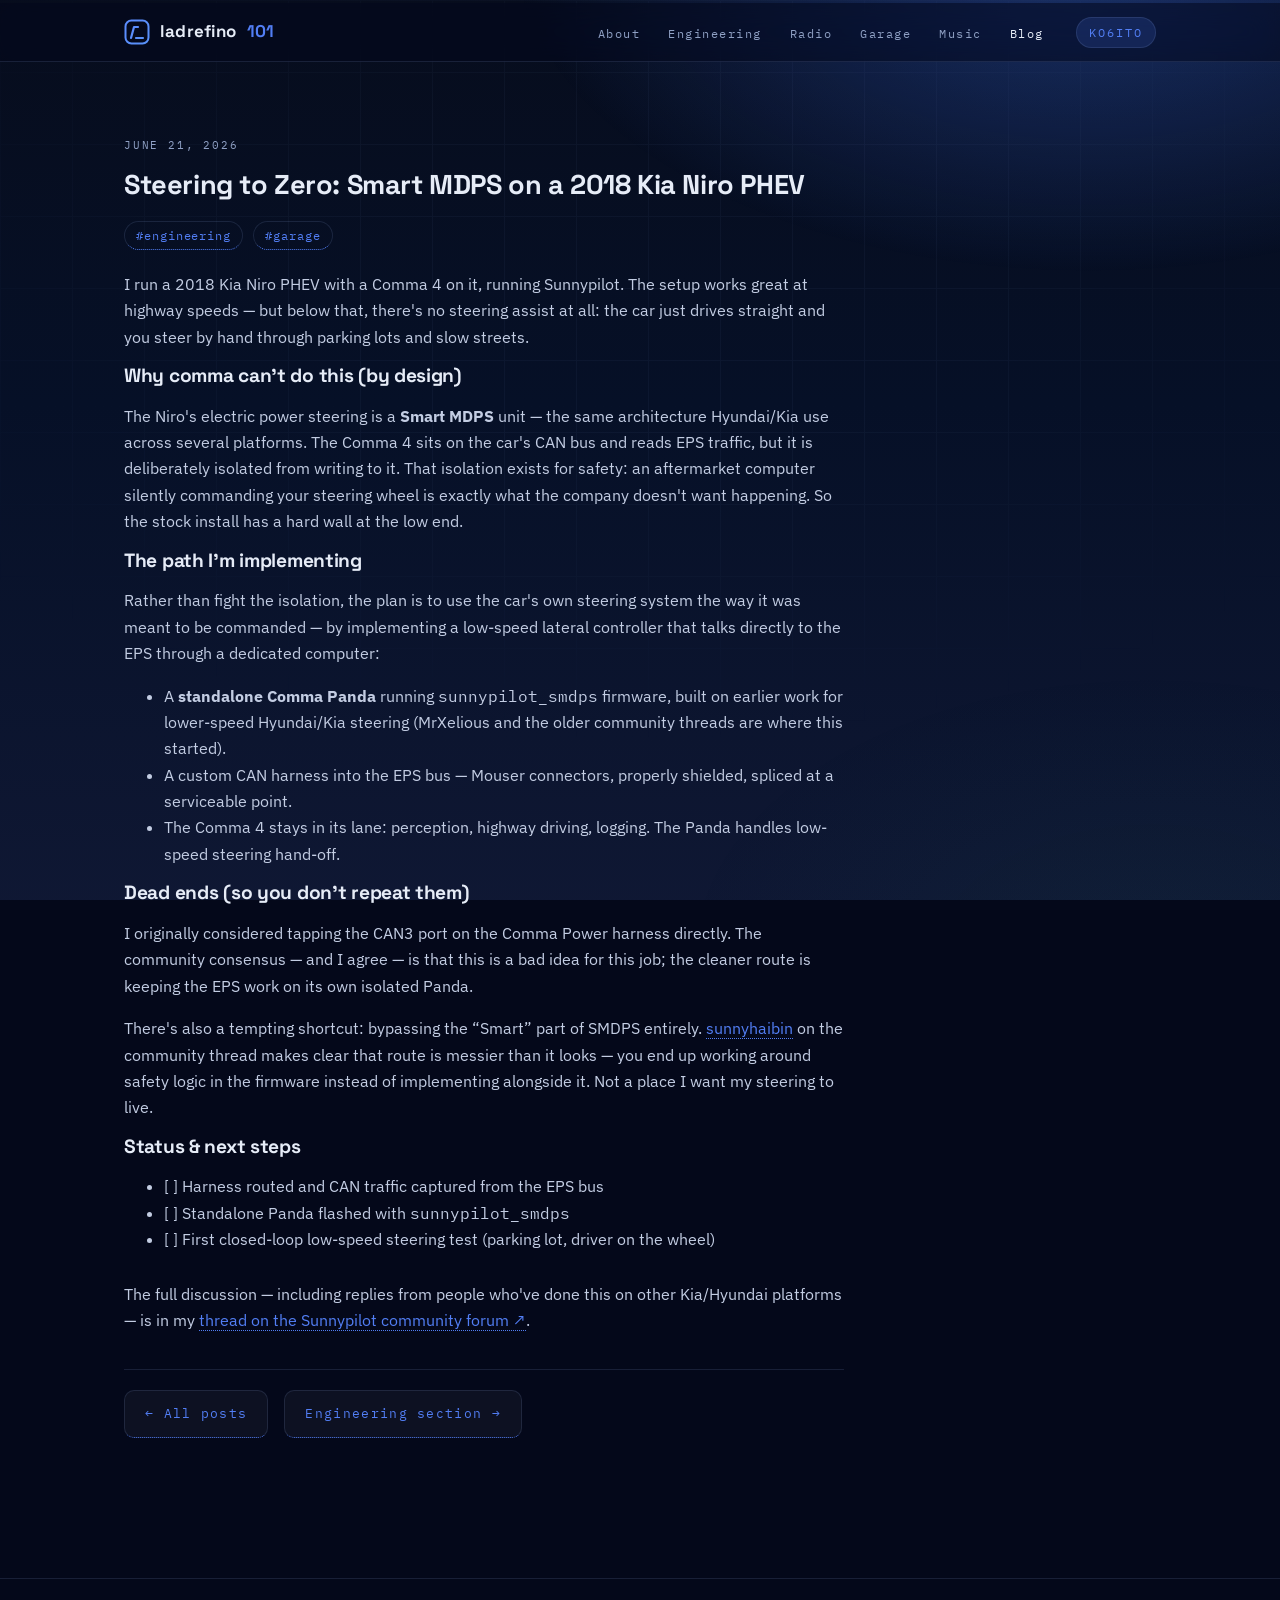
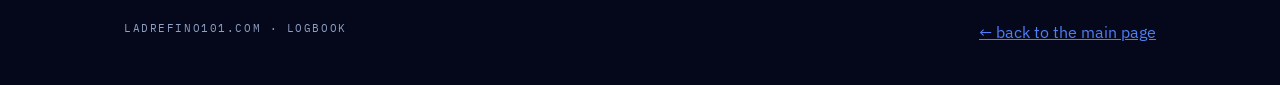
<file: blog/smdps-steer-to-zero-kia-niro.html>
<!DOCTYPE html>
<html lang="en">
<head>
  <meta charset="UTF-8">
  <meta name="viewport" content="width=device-width, initial-scale=1.0">
  <title>Steering to Zero: Smart MDPS on a 2018 Kia Niro PHEV — ladrefino101</title>
  <meta name="description" content="Implementing low-speed steer-to-zero on a 2018 Kia Niro PHEV using the car's Smart MDPS system, a standalone Panda, and sunnypilot_smdps firmware.">
  <link rel="icon" type="image/svg+xml" href="../favicon.svg">
  <link rel="preconnect" href="https://fonts.googleapis.com">
  <link rel="preconnect" href="https://fonts.gstatic.com" crossorigin>
  <link href="https://fonts.googleapis.com/css2?family=IBM+Plex+Mono:wght@400;500;600&family=IBM+Plex+Sans:wght@400;500;600&family=Space+Grotesk:wght@500;700&display=swap" rel="stylesheet">
  <link rel="stylesheet" href="../css/style.css">
</head>
<body>

<div class="grid-layer" aria-hidden="true"></div>
<div class="progress" aria-hidden="true"></div>

<nav class="nav">
  <div class="wrap nav-inner">
    <a class="brand" href="../index.html">
      <svg width="26" height="26" viewBox="0 0 26 26" fill="none" aria-hidden="true"><defs><linearGradient id="lg" x1="0" y1="0" x2="26" y2="26"><stop stop-color="#5b8cff"/><stop offset=".55" stop-color="#34d399"/><stop offset="1" stop-color="#ff8e3c"/></linearGradient></defs><rect x="1.5" y="1.5" width="23" height="23" rx="6" stroke="url(#lg)" stroke-width="2"/><path d="M7 19 L10 8 H14 M12 19 H19" stroke="url(#lg)" stroke-width="2.2" stroke-linecap="round" stroke-linejoin="round"/></svg>
      ladrefino<span style="color:var(--acc)">101</span>
    </a>
    <ul class="nav-links" id="navLinks">
      <li><a href="../index.html#about">About</a></li>
      <li><a href="../index.html#engineering">Engineering</a></li>
      <li><a href="../index.html#radio">Radio</a></li>
      <li><a href="../index.html#garage">Garage</a></li>
      <li><a href="../music.html">Music</a></li>
      <li><a href="index.html" style="color:var(--text)">Blog</a></li>
    </ul>
    <a class="callsign-chip" href="../index.html#radio">KO6ITO</a>
    <button class="nav-toggle" aria-label="Toggle menu" aria-expanded="false">≡</button>
  </div>
</nav>

<section style="padding-top:130px; padding-bottom:80px;">
  <div class="wrap">
    <article class="prose">
      <span class="post-date">June 21, 2026</span>
      <h2 style="margin-top:14px;">Steering to Zero: Smart MDPS on a 2018 Kia Niro PHEV</h2>
      <div class="post-tags">
        <a class="chip" href="index.html#engineering">#engineering</a>
        <a class="chip" href="index.html#garage">#garage</a>
      </div>

      <p>I run a 2018 Kia Niro PHEV with a Comma 4 on it, running Sunnypilot. The setup works great at highway speeds — but below that, there's no steering assist at all: the car just drives straight and you steer by hand through parking lots and slow streets.</p>

      <h3 style="font-size:1.2rem;">Why comma can't do this (by design)</h3>
      <p>The Niro's electric power steering is a <b>Smart MDPS</b> unit — the same architecture Hyundai/Kia use across several platforms. The Comma 4 sits on the car's CAN bus and reads EPS traffic, but it is deliberately isolated from writing to it. That isolation exists for safety: an aftermarket computer silently commanding your steering wheel is exactly what the company doesn't want happening. So the stock install has a hard wall at the low end.</p>

      <h3 style="font-size:1.2rem;">The path I'm implementing</h3>
      <!-- EDIT ME: keep this section updated as the build progresses -->
      <p>Rather than fight the isolation, the plan is to use the car's own steering system the way it was meant to be commanded — by implementing a low-speed lateral controller that talks directly to the EPS through a dedicated computer:</p>
      <ul>
        <li>A <b>standalone Comma Panda</b> running <span class="mono">sunnypilot_smdps</span> firmware, built on earlier work for lower-speed Hyundai/Kia steering (MrXelious and the older community threads are where this started).</li>
        <li>A custom CAN harness into the EPS bus — Mouser connectors, properly shielded, spliced at a serviceable point.</li>
        <li>The Comma 4 stays in its lane: perception, highway driving, logging. The Panda handles low-speed steering hand-off.</li>
      </ul>

      <h3 style="font-size:1.2rem;">Dead ends (so you don't repeat them)</h3>
      <p>I originally considered tapping the CAN3 port on the Comma Power harness directly. The community consensus — and I agree — is that this is a bad idea for this job; the cleaner route is keeping the EPS work on its own isolated Panda.</p>
      <p>There's also a tempting shortcut: bypassing the “Smart” part of SMDPS entirely. <a href="https://community.sunnypilot.ai/t/implementing-smart-mdps-steer-to-0-on-2018-kia-niro-phev-with-comma-4-and-standalone-panda/6451" target="_blank" rel="noopener">sunnyhaibin</a> on the community thread makes clear that route is messier than it looks — you end up working around safety logic in the firmware instead of implementing alongside it. Not a place I want my steering to live.</p>

      <h3 style="font-size:1.2rem;">Status &amp; next steps</h3>
      <!-- EDIT ME: update as you go -->
      <ul>
        <li>[ ] Harness routed and CAN traffic captured from the EPS bus</li>
        <li>[ ] Standalone Panda flashed with <span class="mono">sunnypilot_smdps</span></li>
        <li>[ ] First closed-loop low-speed steering test (parking lot, driver on the wheel)</li>
      </ul>

      <p style="margin-top:28px;">The full discussion — including replies from people who've done this on other Kia/Hyundai platforms — is in my <a href="https://community.sunnypilot.ai/t/implementing-smart-mdps-steer-to-0-on-2018-kia-niro-phev-with-comma-4-and-standalone-panda/6451" target="_blank" rel="noopener">thread on the Sunnypilot community forum ↗</a>.</p>

      <div style="margin-top:36px; padding-top:20px; border-top:1px solid var(--line); display:flex; gap:16px; flex-wrap:wrap;">
        <a class="btn" href="index.html">← All posts</a>
        <a class="btn" href="../#engineering">Engineering section →</a>
      </div>
    </article>
  </div>
</section>

<footer style="border-top:1px solid var(--line); padding:40px 0;">
  <div class="wrap" style="display:flex; justify-content:space-between; flex-wrap:wrap; gap:16px;">
    <span class="mono" style="font-size:.7rem; letter-spacing:.14em; color:var(--muted); text-transform:uppercase;">ladrefino101.com · logbook</span>
    <a href="../index.html" style="color:var(--acc)">← back to the main page</a>
  </div>
</footer>

<script src="../js/main.js"></script>
</body>
</html>
</file>
<file: css/style.css>
/* ============================================================
   ladrefino101.com — design system
   Deep navy base → green → orange as you scroll.
   Fonts: Space Grotesk (display) / IBM Plex Mono (labels) / system body
   ============================================================ */

:root {
  /* palette */
  --ink-950: #04081a;          /* page base, top of the gradient journey */
  --ink-900: #061027;
  --ink-800: #0a1a3d;
  --text:    #e6ecf7;
  --muted:   #8fa0c4;
  --line:    rgba(148, 175, 230, .14);

  /* scroll-driven (updated by js/main.js) */
  --bgA: #04081a;              /* gradient top */
  --bgB: #061129;              /* gradient bottom */
  --acc: #5b8cff;              /* live accent: blue → green → orange */
  --acc-soft: rgba(91, 140, 255, .16);
  --glow1-a: .30;              /* top glow (blue) alpha — fades out on scroll */
  --glow2-a: 0.00;             /* bottom glow (orange) alpha — fades in on scroll */
  --scroll-progress: 0;

  /* type */
  --font-display: "Space Grotesk", "Segoe UI", system-ui, sans-serif;
  --font-body: "IBM Plex Sans", "Segoe UI", system-ui, -apple-system, sans-serif;
  --font-mono: "IBM Plex Mono", ui-monospace, "Cascadia Code", Consolas, monospace;

  --radius: 14px;
  --maxw: 1080px;
}

* { box-sizing: border-box; }

html { scroll-behavior: smooth; }

body {
  margin: 0;
  font-family: var(--font-body);
  color: var(--text);
  background: var(--ink-950);
  line-height: 1.65;
  -webkit-font-smoothing: antialiased;
  overflow-x: hidden;
}

/* ---------- fixed background layers (the scroll gradient) ---------- */
body::before {
  content: "";
  position: fixed; inset: 0; z-index: -3;
  background: linear-gradient(180deg, var(--bgA) 0%, var(--ink-900) 45%, var(--bgB) 100%);
}
body::after {
  content: "";
  position: fixed; inset: 0; z-index: -2; pointer-events: none;
  background:
    radial-gradient(60rem 34rem at 85% -6%,  rgba(64,120,255, calc(.28 * var(--glow1-a) + .10)) , transparent 60%),
    radial-gradient(70rem 40rem at 12% 108%, rgba(255,138, 42, calc(var(--glow2-a)))        , transparent 62%),
    radial-gradient(50rem 30rem at 90% 106%, rgba( 52, 211,153, calc(.16 * var(--glow2-a) + .04)), transparent 60%);
}

/* faint schematic grid */
.grid-layer {
  position: fixed; inset: 0; z-index: -1; pointer-events: none; opacity: .05;
  background-image:
    linear-gradient(rgba(148,175,230,.9) 1px, transparent 1px),
    linear-gradient(90deg, rgba(148,175,230,.9) 1px, transparent 1px);
  background-size: 72px 72px;
  mask-image: radial-gradient(ellipse 90% 70% at 50% 30%, black 30%, transparent 78%);
}

/* scroll progress bar — full spectrum blue→green→orange */
.progress {
  position: fixed; top: 0; left: 0; right: 0; height: 3px; z-index: 60;
  background: linear-gradient(90deg, #4f7dff, #2dd4a0 55%, #ff8e3c);
  transform-origin: left center;
  transform: scaleX(var(--scroll-progress));
}

/* ---------- layout primitives ---------- */
.wrap { max-width: var(--maxw); margin: 0 auto; padding: 0 24px; }
section { padding: 96px 0; position: relative; }
@media (max-width: 700px) { section { padding: 64px 0; } }

.kicker {
  font-family: var(--font-mono);
  font-size: .72rem; letter-spacing: .28em; text-transform: uppercase;
  color: var(--acc); margin: 0 0 14px; display: flex; align-items: center; gap: 12px;
}
.kicker::before { content: ""; width: 34px; height: 1px; background: currentColor; opacity: .7; }

h1,h2,h3 { font-family: var(--font-display); line-height: 1.08; margin: 0; letter-spacing: -.015em; }
h2.sec-title { font-size: clamp(1.9rem, 4vw, 2.7rem); font-weight: 700; margin-bottom: 18px; }
.lede { color: var(--muted); max-width: 62ch; font-size: 1.05rem; margin: 0 0 12px; }

a { color: inherit; }
.mono { font-family: var(--font-mono); }

/* ---------- nav ---------- */
.nav {
  position: fixed; top: 3px; left: 0; right: 0; z-index: 50;
  backdrop-filter: blur(14px) saturate(1.2);
  -webkit-backdrop-filter: blur(14px) saturate(1.2);
  background: rgba(4, 8, 26, .55);
  border-bottom: 1px solid var(--line);
}
.nav-inner { display: flex; align-items: center; gap: 20px; height: 58px; }
.brand { font-family: var(--font-display); font-weight: 700; font-size: 1.06rem; text-decoration: none; letter-spacing: .01em; display:flex; align-items:center; gap:10px;}
.brand svg { flex:none; }
.nav-links { display: flex; gap: 4px; margin-left: auto; list-style: none; padding: 0; }
.nav-links a {
  text-decoration: none; font-family: var(--font-mono); font-size: .78rem; letter-spacing: .12em;
  color: var(--muted); padding: 8px 12px; border-radius: 8px; transition: color .15s, background .15s;
}
.nav-links a:hover { color: var(--text); background: rgba(255,255,255,.06); }
.callsign-chip {
  font-family: var(--font-mono); font-size: .72rem; letter-spacing: .18em;
  border: 1px solid var(--line); border-radius: 999px; padding: 5px 12px; color: var(--acc);
  background: var(--acc-soft); text-decoration: none; white-space: nowrap;
}
.nav-toggle { display:none; margin-left:auto; background:none; border:1px solid var(--line); border-radius:8px; color:var(--text); font-size:1.2rem; padding:4px 10px; cursor:pointer;}

@media (max-width: 860px) {
  .nav-links { display:none; position:absolute; top:58px; left:0; right:0; flex-direction:column; background:rgba(4,8,26,.97); border-bottom:1px solid var(--line); padding:10px 16px 18px;}
  .nav-links.open { display:flex; }
  .nav-links a { font-size:.9rem; padding:10px 8px; }
  .callsign-chip { margin-left:auto; }
  .nav-toggle { display:block; order:5; }
}

/* ---------- hero ---------- */
.hero { min-height: 92vh; display: flex; align-items: center; padding-top: 58px; }
.hero-name { font-size: clamp(3rem, 9.5vw, 7.2rem); font-weight: 700; }
.hero-formal { font-family: var(--font-mono); color: var(--muted); margin-bottom: 14px; letter-spacing:.22em; text-transform: uppercase; font-size: clamp(.68rem, 1.6vw, .85rem);}
.hero-role { display:flex; flex-wrap:wrap; gap:10px; margin-top: 26px; }
.role-chip {
  border:1px solid var(--line); border-radius:999px; padding:7px 14px; font-size:.85rem; color:var(--text);
  background: rgba(255,255,255,.03);
}
.role-chip b { color: var(--acc); font-weight:600; }
.status-line { margin-top: 40px; font-family: var(--font-mono); font-size:.78rem; color:var(--muted); letter-spacing:.12em;}
.status-line .dot { display:inline-block; width:8px; height:8px; border-radius:50%; background:#34d399; margin-right:8px; box-shadow:0 0 10px #34d399; animation:pulse 2.4s infinite;}
@keyframes pulse { 50% { opacity:.35; } }

.scroll-cue { position:absolute; bottom:26px; left:50%; transform:translateX(-50%); color:var(--muted); font-family:var(--font-mono); font-size:.7rem; letter-spacing:.3em; text-transform:uppercase; display:flex; flex-direction:column; align-items:center; gap:8px;}
.scroll-cue::after { content:""; width:1px; height:42px; background:linear-gradient(180deg, var(--acc), transparent); animation: cue 1.8s ease-in-out infinite;}
@keyframes cue { 50% { transform: scaleY(.45); opacity:.5 } }

/* ---------- cards & grids ---------- */
.card {
  background: rgba(255,255,255,.03);
  border: 1px solid var(--line);
  border-radius: var(--radius);
  padding: 26px;
  transition: transform .18s ease, border-color .18s ease, background .18s ease;
}
.card:hover { transform: translateY(-3px); border-color: rgba(148,175,230,.32); background: rgba(255,255,255,.045); }

.grid-2 { display:grid; grid-template-columns: 1fr 1fr; gap:18px; }
.grid-3 { display:grid; grid-template-columns: repeat(3,1fr); gap:18px; }
@media (max-width: 900px){ .grid-2,.grid-3 { grid-template-columns:1fr; } }

.card h3 { font-size:1.25rem; margin-bottom:10px; }
.card p { color:var(--muted); margin:.4em 0; font-size:.96rem;}
.card .meta { font-family:var(--font-mono); font-size:.72rem; letter-spacing:.14em; text-transform:uppercase; color:var(--acc); margin-bottom:8px; display:block;}

/* tag chips */
.chip {
  display:inline-block; font-family:var(--font-mono); font-size:.72rem; letter-spacing:.08em;
  border:1px solid var(--line); border-radius:999px; padding:4px 11px; margin: 3px 6px 3px 0;
  color:var(--muted); text-decoration:none; cursor:pointer; background:none; transition:.15s;
}
.chip:hover { color:var(--text); border-color:rgba(148,175,230,.4); }
.chip.active { color:#04120c; background:var(--acc); border-color:transparent; font-weight:600; }

/* buttons */
.btn {
  display:inline-flex; align-items:center; gap:9px; text-decoration:none; cursor:pointer;
  font-family:var(--font-mono); font-size:.82rem; letter-spacing:.1em;
  border-radius:10px; padding:12px 20px; border:1px solid var(--line); color:var(--text);
  background:rgba(255,255,255,.04); transition:.16s;
}
.btn:hover { border-color: rgba(148,175,230,.45); transform: translateY(-1px); }
.btn-primary { background: var(--acc-soft); border-color: transparent; color:#fff; }
.btn-primary:hover { filter:brightness(1.2); }

/* ---------- section dividers (oscilloscope trace) ---------- */
.divider { height:46px; display:flex; align-items:center; justify-content:center; opacity:.55; }
.divider svg { width:min(520px,80%); height:34px; }

/* ---------- about / origin card ---------- */
.spec-table { font-family:var(--font-mono); font-size:.8rem; border-collapse:collapse; width:100%; margin-top:14px;}
.spec-table td { padding:7px 0; border-bottom:1px dashed var(--line); color:var(--muted);}
.spec-table td:first-child { color:var(--acc); letter-spacing:.12em; text-transform:uppercase; font-size:.68rem; width:34%;}
.spec-table td:last-child { color:var(--text); }

/* ---------- radio callsign / morse ---------- */
.callsign-display {
  font-family: var(--font-mono); font-weight:700; letter-spacing:.18em;
  font-size: clamp(2.4rem, 8vw, 5rem); margin: 10px 0 6px;
  background: linear-gradient(90deg, #5b8cff, #34d399 55%, #ff8e3c);
  -webkit-background-clip: text; background-clip:text; color: transparent;
}
.morse { display:flex; gap:7px; align-items:center; height:16px; margin-top:10px;}
.morse span { width:9px; height:9px; border-radius:50%; background:#2a3c68; transition:background .1s, box-shadow .1s;}
.morse span.dash { width:24px; border-radius:5px; }
.morse span.on { background: var(--acc); box-shadow: 0 0 12px var(--acc); }

/* ---------- garage spec table ---------- */
.spec-grid { display:grid; grid-template-columns:repeat(auto-fit,minmax(160px,1fr)); gap:12px; margin-top:18px;}
.spec-cell { border:1px solid var(--line); border-radius:10px; padding:14px 16px; background:rgba(255,255,255,.02);}
.spec-cell .v { font-family:var(--font-display); font-size:1.35rem; font-weight:700; color:var(--text);}
.spec-cell .k { font-family:var(--font-mono); font-size:.66rem; letter-spacing:.18em; text-transform:uppercase; color:var(--muted); margin-top:4px;}

/* ---------- music strip (on index) ---------- */
.album-strip { display:grid; grid-template-columns:repeat(auto-fill,minmax(150px,1fr)); gap:16px; }
.album-tile { text-decoration:none; color:var(--text); border-radius:var(--radius); overflow:hidden; position:relative; border:1px solid var(--line); background:#0a1329; transition:.18s;}
.album-tile:hover { transform:translateY(-4px) scale(1.015); border-color:rgba(148,175,230,.4);}
.album-tile img { width:100%; aspect-ratio:1; object-fit:cover; display:block;}
.album-tile .cap { padding:10px 12px; font-size:.8rem; font-family:var(--font-mono); letter-spacing:.06em; color:var(--muted); background:rgba(4,8,26,.72);}
.album-tile:hover .cap { color:var(--text); }

/* ---------- music page (jukebox) ---------- */
.juke-layout { display:grid; grid-template-columns: 300px 1fr; gap:26px; align-items:start;}
@media (max-width: 940px){ .juke-layout { grid-template-columns:1fr; } .player-panel{ position:static !important; order:-1;} }

.album-rail { display:flex; flex-direction:column; gap:10px; max-height:none;}
@media(min-width:941px){ .album-rail { position:sticky; top:86px; max-height:calc(100vh - 110px); overflow:auto; padding-right:4px;} }

.rail-item { display:flex; gap:12px; align-items:center; text-decoration:none; color:var(--muted); border:1px solid transparent; border-radius:12px; padding:8px; transition:.15s; cursor:pointer; background:none; width:100%; text-align:left;}
.rail-item:hover { background:rgba(255,255,255,.04); color:var(--text);}
.rail-item.active { border-color:var(--line); background:var(--acc-soft); color:var(--text);}
.rail-item img { width:52px; height:52px; border-radius:8px; object-fit:cover; flex:none;}
.rail-item .t { font-size:.9rem; font-weight:600; line-height:1.25;}
.rail-item .y { font-family:var(--font-mono); font-size:.68rem; color:var(--muted);}

.player-panel { position:sticky; top:86px; }
@media(max-width:940px){ .player-panel{ position:relative; top:0;} }
.now-playing { display:flex; gap:18px; align-items:center; margin-bottom:20px;}
.np-art { width:150px; height:150px; border-radius:12px; object-fit:cover; flex:none; box-shadow:0 14px 40px rgba(0,0,0,.5); background:#0a1329;}
.np-title { font-family:var(--font-display); font-size:1.3rem; font-weight:700; }
.np-sub { color:var(--muted); font-size:.85rem; margin-top:4px;}

.tracklist { list-style:none; margin:16px 0 0; padding:0; max-height:320px; overflow:auto; border-top:1px solid var(--line);}
.track { display:flex; align-items:center; gap:12px; padding:9px 10px; border-radius:9px; cursor:pointer; font-size:.9rem; color:var(--muted); transition:background .12s;}
.track:hover { background:rgba(255,255,255,.05); color:var(--text);}
.track.playing { color:var(--acc); }
.track .num { font-family:var(--font-mono); font-size:.7rem; width:26px; flex:none;}
.track .tt { flex:1; overflow:hidden; text-overflow:ellipsis; white-space:nowrap;}
.track .bonus-badge { font-family:var(--font-mono); font-size:.58rem; letter-spacing:.14em; border:1px solid var(--acc); color:var(--acc); border-radius:999px; padding:2px 7px; flex:none;}
.track .dur { font-family:var(--font-mono); font-size:.68rem; width:42px; text-align:right; flex:none; opacity:.75;}
.track .dl { font-size:.85rem; color:var(--muted); text-decoration:none; flex:none; opacity:0; transition:.12s;}
.track:hover .dl { opacity:.9; }

.transport { display:flex; align-items:center; gap:14px; margin-top:16px; flex-wrap:wrap;}
.tbtn { background:rgba(255,255,255,.05); border:1px solid var(--line); color:var(--text); width:44px; height:44px; border-radius:50%; display:flex; align-items:center; justify-content:center; cursor:pointer; transition:.14s;}
.tbtn:hover { border-color:rgba(148,175,230,.45);}
.tbtn.main { width:56px; height:56px; background:var(--acc-soft); }
input[type=range] { -webkit-appearance:none; appearance:none; width:100%; height:4px; border-radius:2px; background:rgba(148,175,230,.22); outline:none;}
input[type=range]::-webkit-slider-thumb { -webkit-appearance:none; appearance:none; width:13px; height:13px; border-radius:50%; background:var(--acc); cursor:pointer; box-shadow:0 0 8px var(--acc);}
input[type=range]::-moz-range-thumb { width:13px;height:13px;border:none;border-radius:50%;background:var(--acc);cursor:pointer;}
.time-row { display:flex; justify-content:space-between; font-family:var(--font-mono); font-size:.7rem; color:var(--muted); margin-top:8px;}
#seekbar { width:100%; }

.viz-canvas { width:100%; height:64px; display:block; border-radius:10px; background:rgba(255,255,255,.03); margin-top:18px;}

/* ---------- blog ---------- */
.blog-list { display:flex; flex-direction:column; gap:14px; }
.post-card { display:block; text-decoration:none; color:var(--text);}
.post-card h3 { font-size:1.2rem; }
.post-date { font-family:var(--font-mono); font-size:.7rem; letter-spacing:.16em; color:var(--muted); text-transform:uppercase;}
.post-excerpt { color:var(--muted); margin-top:8px; font-size:.94rem;}

article.prose { max-width: 72ch; }
article.prose h2 { font-size:1.7rem; margin:0 0 18px;}
article.prose p, article.prose li { color:#c3cde3; }
article.prose a { color:var(--acc); text-decoration:none; border-bottom:1px dotted currentColor;}
article.prose code { font-family:var(--font-mono); font-size:.85em; background:rgba(255,255,255,.06); padding:2px 6px; border-radius:5px;}
article.prose pre { background:#060d20; border:1px solid var(--line); border-radius:10px; padding:16px; overflow:auto; font-family:var(--font-mono); font-size:.8rem;}
.post-tags { margin-bottom:18px; }

/* ---------- footer ---------- */
footer { border-top:1px solid var(--line); padding:52px 0 40px; margin-top:60px;}
.foot-grid { display:flex; flex-wrap:wrap; gap:30px; justify-content:space-between; align-items:flex-start;}
.foot-name { font-family:var(--font-display); font-weight:700; font-size:1.2rem;}
.foot-sub { color:var(--muted); font-size:.85rem; margin-top:6px;}
footer .fine { font-family:var(--font-mono); font-size:.68rem; letter-spacing:.14em; color:var(--muted); text-transform:uppercase;}

/* 404 */
.lost { min-height:70vh; display:flex; flex-direction:column; justify-content:center; align-items:center; text-align:center; gap:14px;}
.lost .big { font-family:var(--font-display); font-size:clamp(3rem,12vw,6rem); font-weight:700; }

::selection { background: var(--acc-soft); color:#fff; }
::-webkit-scrollbar { width:10px; height:10px;}
::-webkit-scrollbar-thumb { background:rgba(148,175,230,.25); border-radius:6px;}
::-webkit-scrollbar-track { background:transparent;}
</file>
